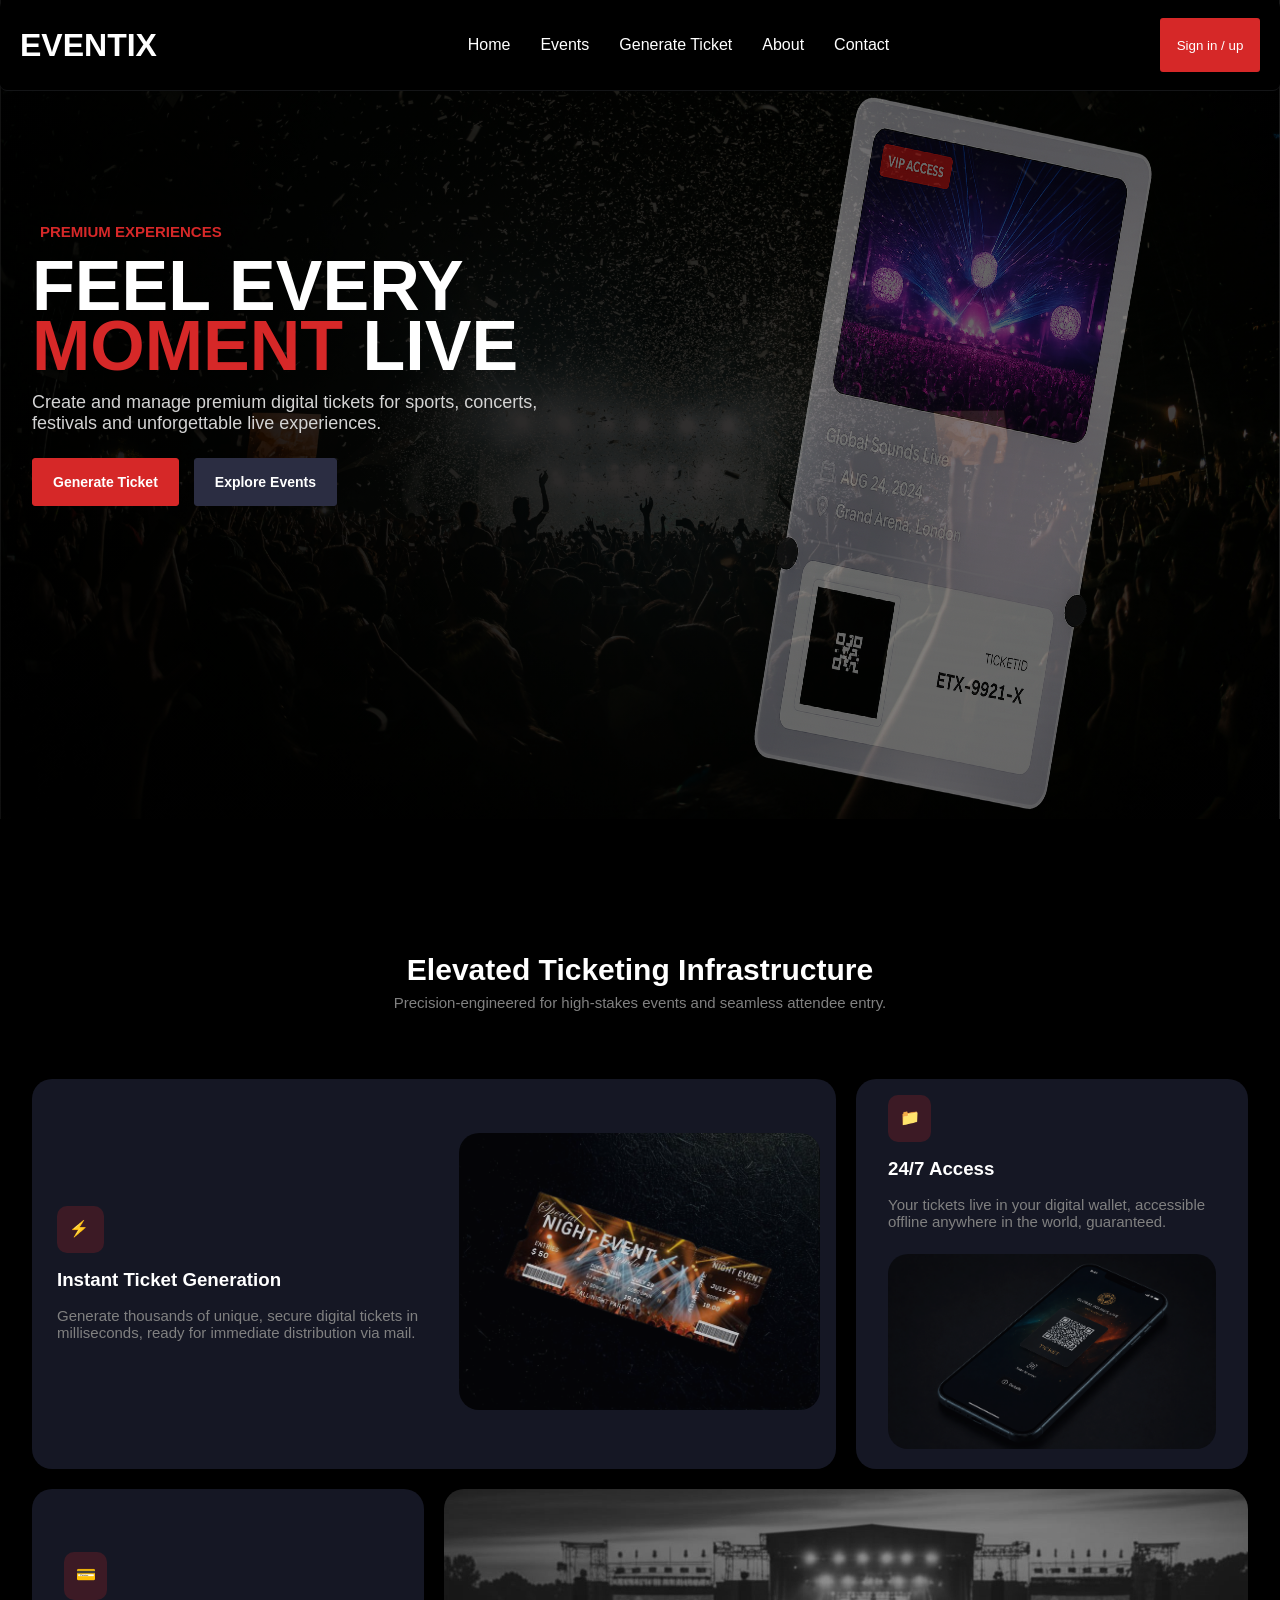
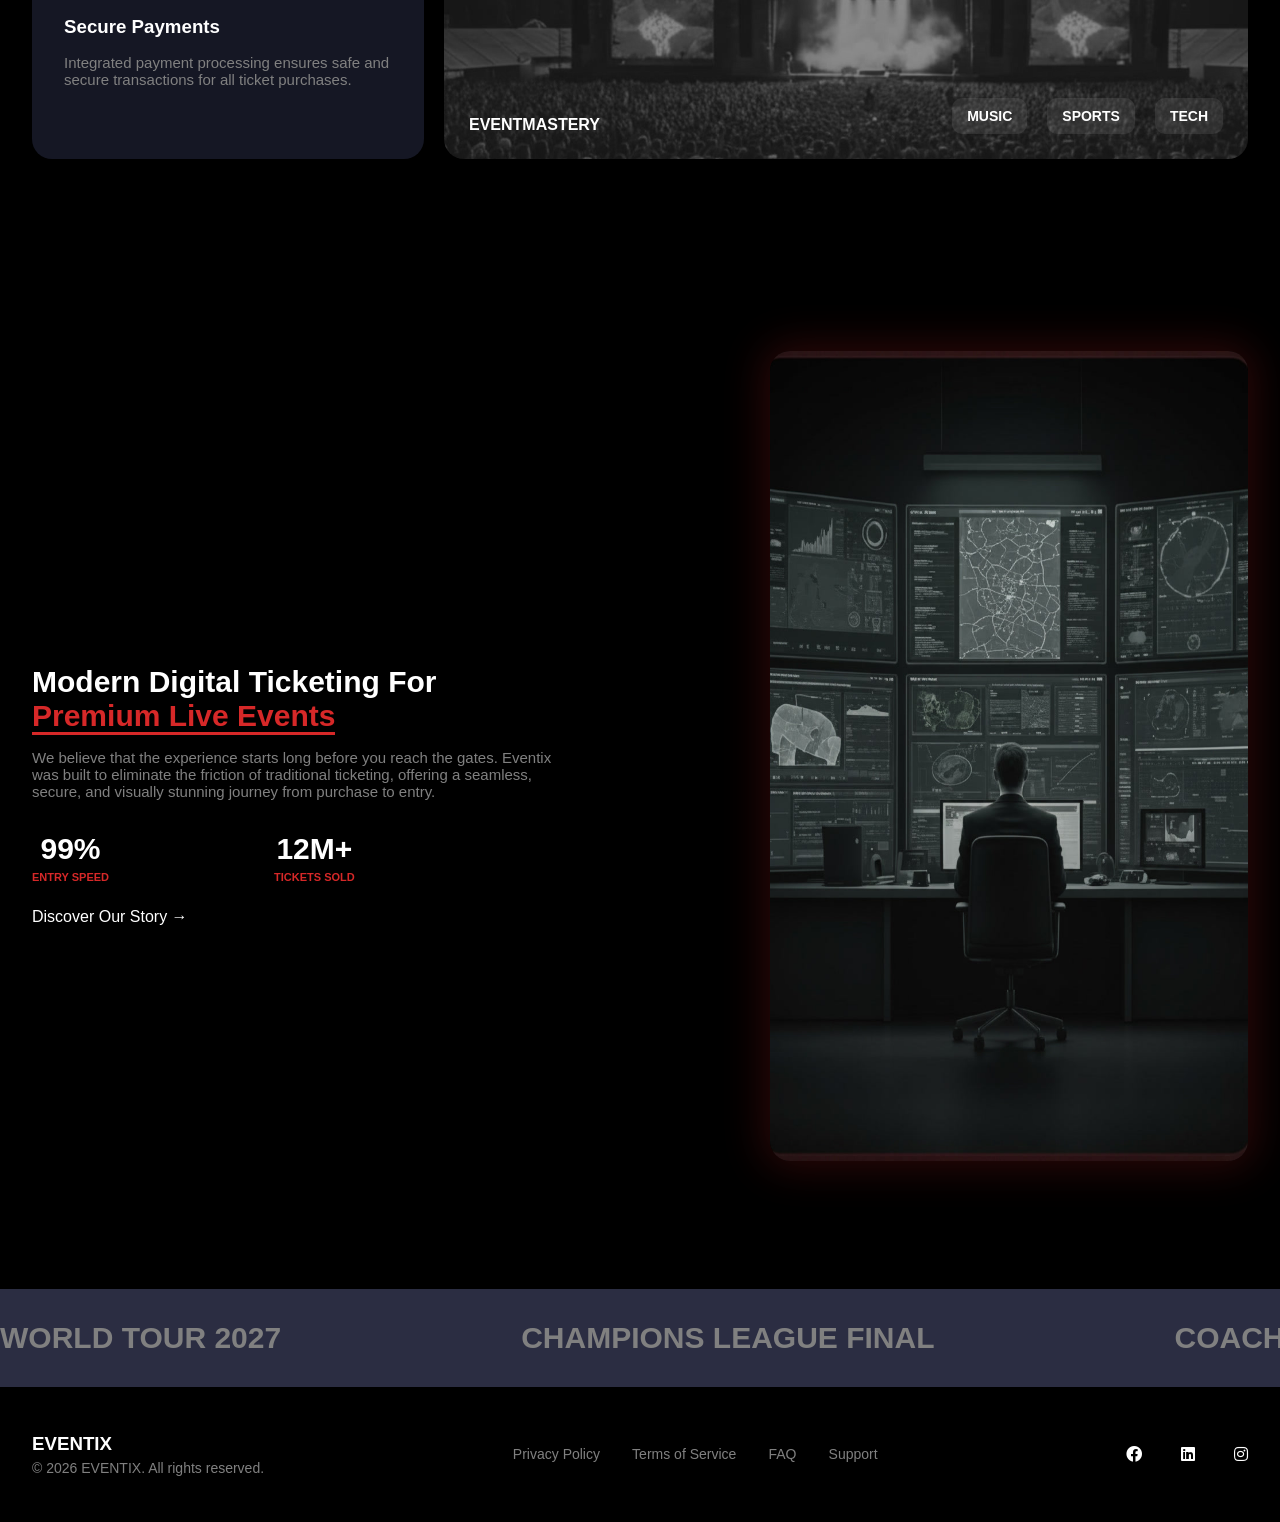
<file: index.html>
<!doctype html>
<html lang="en">
  <head>
    <meta charset="UTF-8" />
    <meta name="viewport" content="width=device-width, initial-scale=1.0" />
    <link
      rel="stylesheet"
      href="https://use.fontawesome.com/releases/v5.8.2/css/all.css"
    />
    <link rel="stylesheet" href="/styles/homePage.css" />
    <title>EVENTIX</title>
  </head>
  <body>
    <header>
      <nav>
        <h2>EVENTIX</h2>
        <ul>
          <li><a href="">Home</a></li>
          <li><a href="/event.html">Events</a></li>
          <li><a href="/generateTicketPage.html">Generate Ticket</a></li>
          <li><a href="/about.html">About</a></li>
          <li><a href="/contact.html">Contact</a></li>
        </ul>
        <a href="/signup-loginPage.html">
          <button id="sign-in">Sign in / up</button>
        </a>
      </nav>
      <div class="hero">
        <div class="hero-text">
          <p id="premium">PREMIUM EXPERIENCES</p>
          <h1>FEEL EVERY <span>MOMENT</span> LIVE</h1>
          <p>
            Create and manage premium digital tickets for sports, concerts,
            festivals and unforgettable live experiences.
          </p>
          <div class="hero-button-container">
            <a href="/generateTicketPage.html">
              <button id="button-generate">Generate Ticket</button></a
            >
            <a href="/event.html">
              <button id="button-explore">Explore Events</button></a
            >
          </div>
        </div>
        <img src="/images/hero/hero-image.png" alt="Hero Image" />
      </div>
    </header>
    <main>
      <section class="features">
        <div class="heading">
          <h2>Elevated Ticketing Infrastructure</h2>
          <p>
            Precision-engineered for high-stakes events and seamless attendee
            entry.
          </p>
        </div>
        <div class="grid-container">
          <div class="card-wide">
            <div id="card1-text">
              <div class="symbol">&#9889;</div>
              <h3>Instant Ticket Generation</h3>
              <p>
                Generate thousands of unique, secure digital tickets in
                milliseconds, ready for immediate distribution via mail.
              </p>
            </div>
            <div id="card1-image">
              <img src="images/Features/fast-access.png" alt="Fast Access" />
            </div>
          </div>
          <div class="card" id="card2">
            <div id="card2-text">
              <div id="folder-symbol">&#128193;</div>
              <h3>24/7 Access</h3>
              <p>
                Your tickets live in your digital wallet, accessible offline
                anywhere in the world, guaranteed.
              </p>
            </div>
            <div id="card2-image">
              <img
                src="/images/Features/seamlessEntry.png"
                alt="Seamless Entry"
              />
            </div>
          </div>

          <div class="card" id="card3">
            <div id="card3-text">
              <div id="folder-symbol">&#128179;</div>
              <h3>Secure Payments</h3>
              <p>
                Integrated payment processing ensures safe and secure
                transactions for all ticket purchases.
              </p>
            </div>
          </div>

          <div class="card-wide" id="card4">
            <p>EVENTMASTERY</p>
            <div class="categories">
              <div>MUSIC</div>
              <div>SPORTS</div>
              <div>TECH</div>
            </div>
          </div>
        </div>
      </section>
      <section class="about">
        <div class="about-text">
          <h2>
            Modern Digital Ticketing For
            <span id="premium-event"> Premium Live Events </span>
          </h2>
          <p>
            We believe that the experience starts long before you reach the
            gates. Eventix was built to eliminate the friction of traditional
            ticketing, offering a seamless, secure, and visually stunning
            journey from purchase to entry.
          </p>
          <div class="stats">
            <div class="stat">
              <h3>99%</h3>
              <p><span>ENTRY SPEED</span></p>
            </div>
            <div class="stat">
              <h3>12M+</h3>
              <p><span>TICKETS SOLD</span></p>
            </div>
          </div>
          <a href="/about.html">Discover Our Story <span id="arrow">&#8594;</span></a>
        </div>
        <div class="about-image">
          <img src="/images/Features/about-image.jpg" alt="About Image" />
        </div>
      </section>
      <section class="marquee">
        <div class="marquee-container">
          <div class="marquee-content">
            <span class="marquee-text">WORLD TOUR 2027</span>
            <span class="marquee-text">CHAMPIONS LEAGUE FINAL</span>
            <span class="marquee-text">COACHELLA 2027</span>
            <span class="marquee-text">OLYMPIC GAMES 2028</span>
          </div>
        </div>
      </section>
    </main>
    <footer>
      <div class="name_copyright">
        <h3>EVENTIX</h3>
        <p>&copy; 2026 EVENTIX. All rights reserved.</p>
      </div>
      <div class="quick-links">
        <a>Privacy Policy</a>
        <a>Terms of Service</a>
        <a>FAQ</a>
        <a>Support</a>
      </div>
      <div class="icons">
        <i class="fab fa-facebook"></i>
        <i class="fab fa-linkedin"></i>
        <i class="fab fa-instagram"></i>
      </div>
    </footer>
  </body>
</html>
</file>
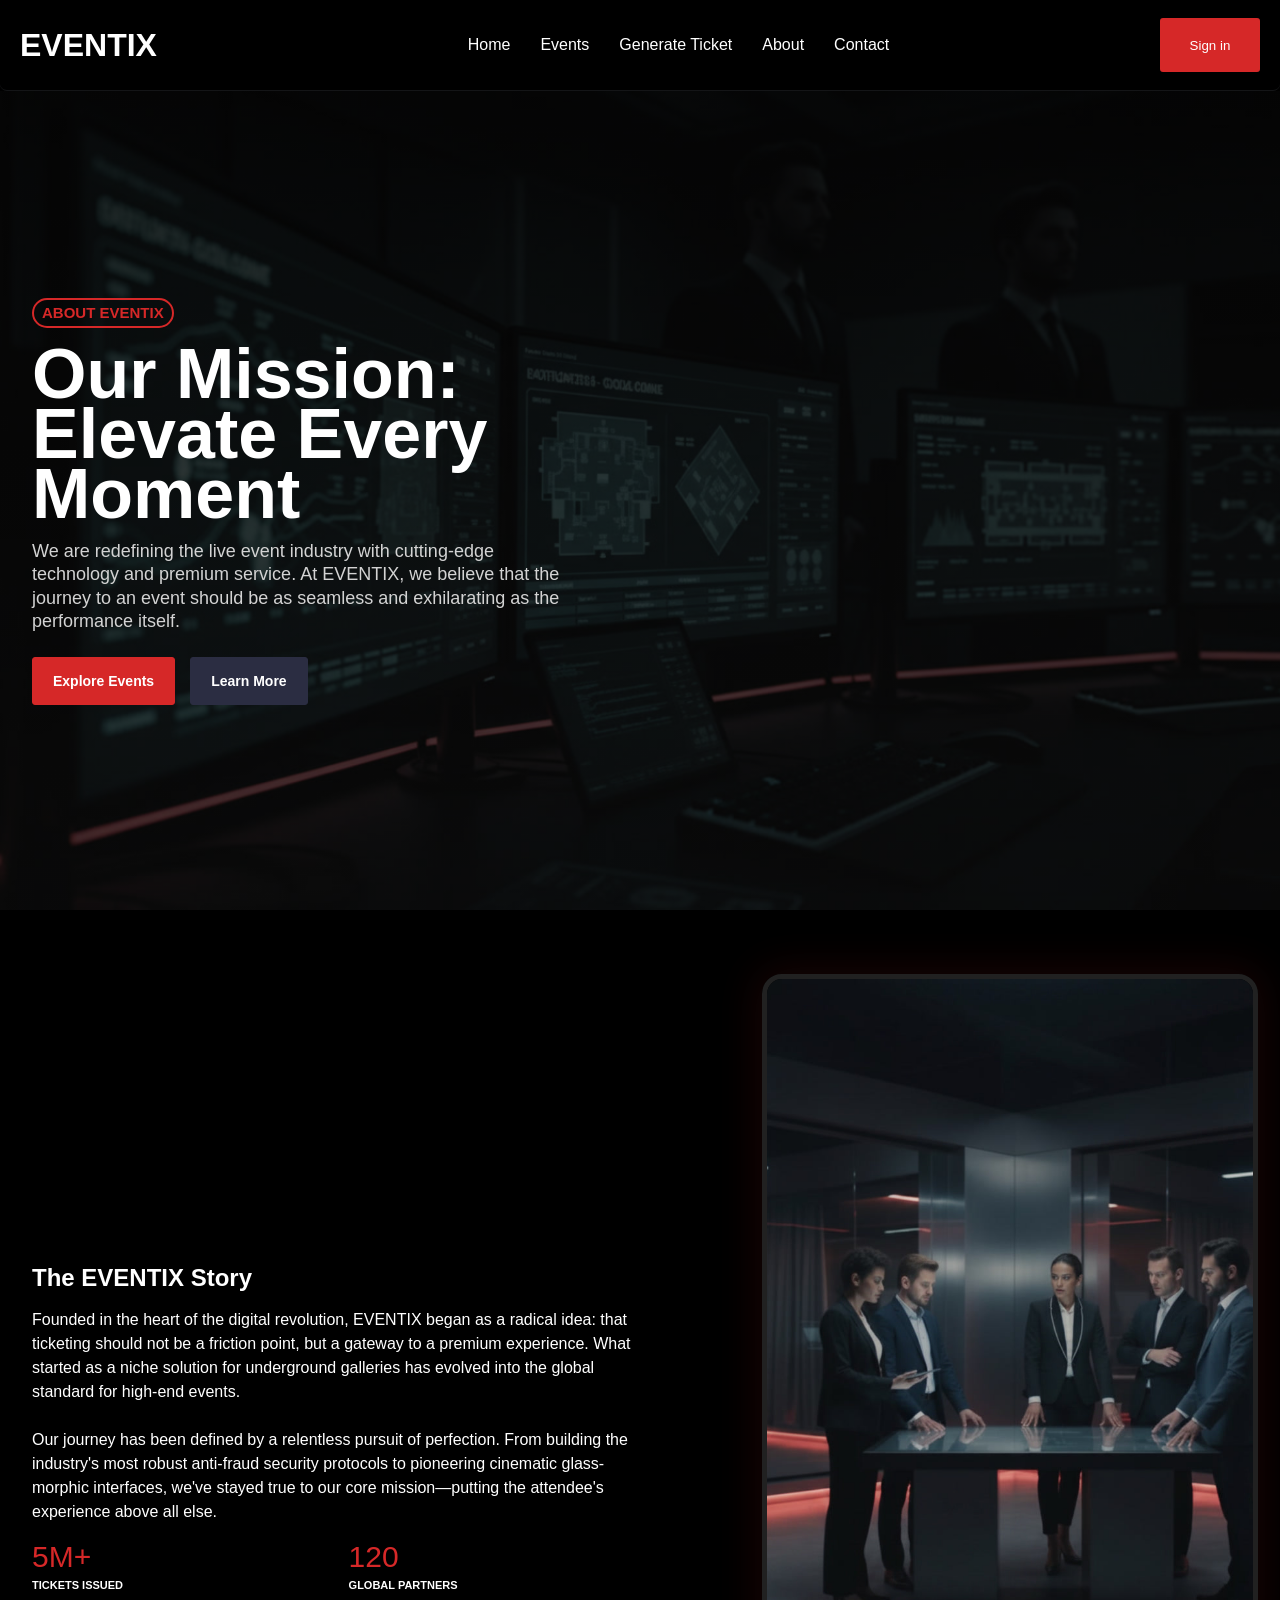
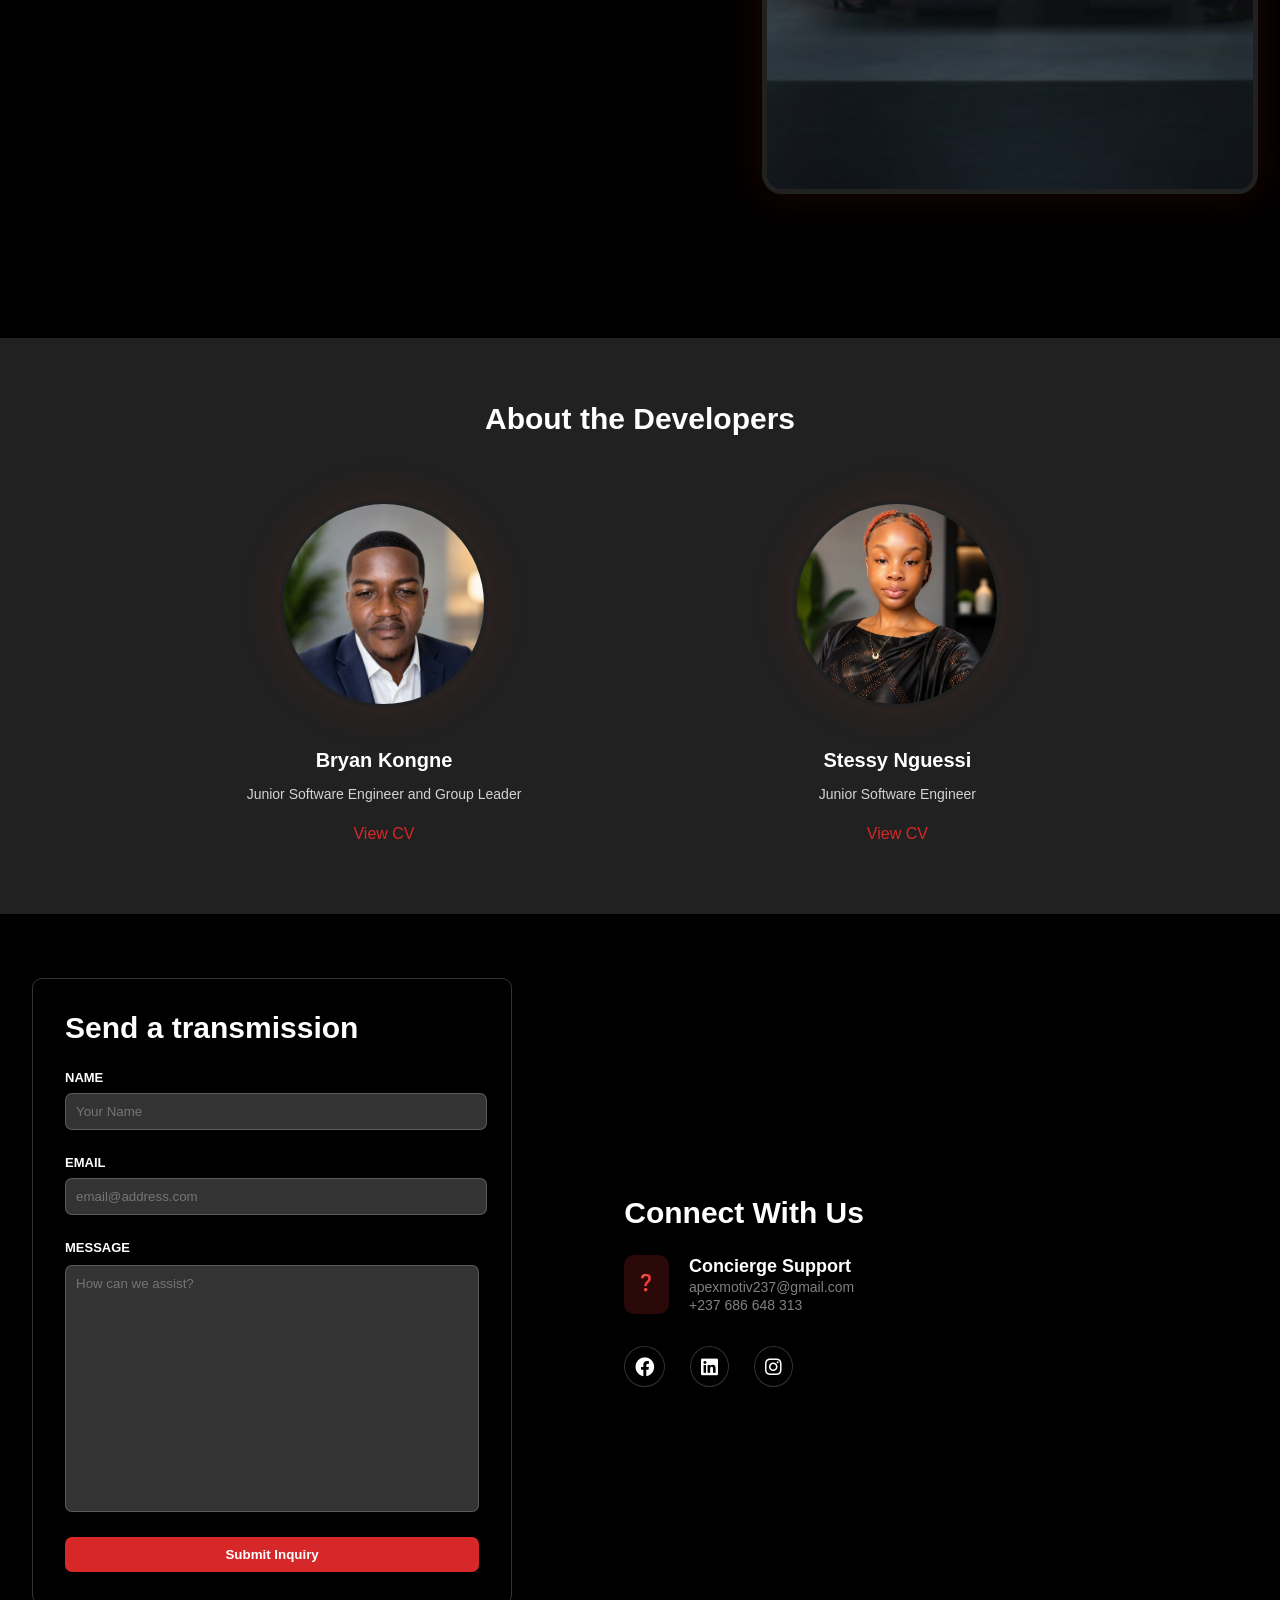
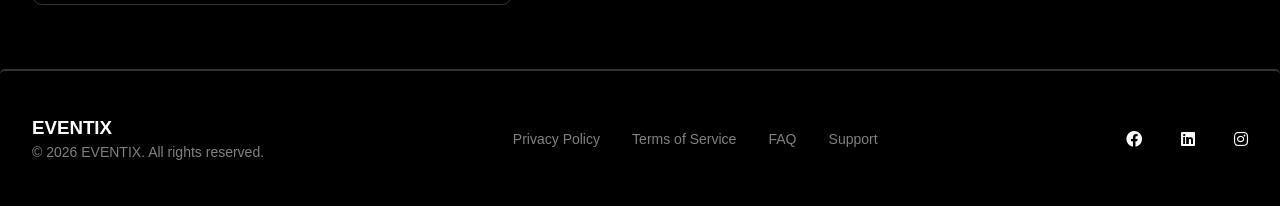
<file: about.html>
<!doctype html>
<html lang="en">
  <head>
    <meta charset="UTF-8" />
    <meta name="viewport" content="width=device-width, initial-scale=1.0" />
    <link
      rel="stylesheet"
      href="https://use.fontawesome.com/releases/v5.8.2/css/all.css"
    />
    <link rel="stylesheet" href="/styles/about.css" />
    <title>EVENTIX</title>
  </head>
  <body>
    <header>
      <nav>
        <h2>EVENTIX</h2>
        <ul>
          <li><a href="/index.html">Home</a></li>
          <li><a href="/event.html">Events</a></li>
          <li><a href="/generateTicketPage.html">Generate Ticket</a></li>
          <li><a href="">About</a></li>
          <li><a href="/contact.html">Contact</a></li>
        </ul>
        <a href="/signup-loginPage.html">
          <button id="sign-in">Sign in</button>
        </a>
      </nav>
      <div class="hero">
        <div class="hero-text">
          <p id="premium">ABOUT EVENTIX</p>
          <h1>Our Mission: Elevate Every Moment</h1>
          <p>
            We are redefining the live event industry with cutting-edge
            technology and premium service. At EVENTIX, we believe that the
            journey to an event should be as seamless and exhilarating as the
            performance itself.
          </p>
          <div class="hero-button-container">
            <a href="/event.html"
              ><button id="explore-events">Explore Events</button></a
            >
            <a href="/about.html"
              ><button id="learn-more">Learn More</button></a
            >
          </div>
        </div>
      </div>
    </header>
    <main>
      <section class="story">
        <div class="story-left">
          <h2>The EVENTIX Story</h2>
          <p>
            Founded in the heart of the digital revolution, EVENTIX began as a
            radical idea: that ticketing should not be a friction point, but a
            gateway to a premium experience. What started as a niche solution
            for underground galleries has evolved into the global standard for
            high-end events. <br /><br />Our journey has been defined by a
            relentless pursuit of perfection. From building the industry's most
            robust anti-fraud security protocols to pioneering cinematic
            glass-morphic interfaces, we've stayed true to our core
            mission—putting the attendee's experience above all else.
          </p>
          <div class="stats">
            <div class="stat">
              <h3>5M+</h3>
              <p><span>TICKETS ISSUED</span></p>
            </div>
            <div class="stat">
              <h3>120</h3>
              <p><span>GLOBAL PARTNERS</span></p>
            </div>
          </div>
        </div>
        <div class="story-right">
          <img src="/images/Contact-Page/story-image.jpg" alt="" />
        </div>
      </section>
      <section class="developers">
        <h2><center>About the Developers</center></h2>
        <div class="developer-card">
          <div class="card">
            <img
              src="/images/Developers/portrait-bryan.jpeg"
              alt="Bryan Photo"
            />
            <h3>Bryan Kongne</h3>
            <p>Junior Software Engineer and Group Leader</p>
            <a
              href="/Curriculum Vitae/cv-BryanKongne.html"
              target="_blank"
              >View CV</a
            >
          </div>
          <div class="card">
            <img
              src="/images/Developers/portrait-stessy.png"
              alt="Stessy Photo"
            />
            <h3>Stessy Nguessi</h3>

            <p>Junior Software Engineer</p>
            <a href="/Curriculum Vitae/cv-stessyflow.pdf" target="_blank"
              >View CV</a
            >
          </div>
        </div>
      </section>
      <section class="connect">
        <div class="connect-left">
          <form action="">
            <h2>Send a transmission</h2>
            <div class="personal-info">
              <div class="name">
                <label for="name">NAME </label>
                <input type="text" id="name" placeholder="Your Name" required />
              </div>
              <div class="email">
                <label for="email">EMAIL </label>
                <input
                  type="email"
                  id="email"
                  placeholder="email@address.com"
                  required
                />
              </div>
            </div>
            <div class="message">
              <label for="message">MESSAGE </label>
              <textarea
                id="message"
                placeholder="How can we assist?"
                required
              ></textarea>
            </div>
            <button type="submit">Submit Inquiry</button>
          </form>
        </div>
        <div class="connect-right">
          <h2>Connect With Us</h2>
          <div class="support">
            <div id="symbol">&#10067;</div>
            <div>
              <h3>Concierge Support</h3>
              <p>apexmotiv237@gmail.com</p>
              <p>+237 686 648 313</p>
            </div>
          </div>
          <div class="connect-icons">
            <i id="icon" class="fab fa-facebook"></i>
            <i id="icon" class="fab fa-linkedin"></i>
            <i id="icon" class="fab fa-instagram"></i>
          </div>
        </div>
      </section>
    </main>
    <footer>
      <div class="name_copyright">
        <h3>EVENTIX</h3>
        <p>&copy; 2026 EVENTIX. All rights reserved.</p>
      </div>
      <div class="quick-links">
        <a>Privacy Policy</a>
        <a>Terms of Service</a>
        <a>FAQ</a>
        <a>Support</a>
      </div>
      <div class="icons">
        <i class="fab fa-facebook"></i>
        <i class="fab fa-linkedin"></i>
        <i class="fab fa-instagram"></i>
      </div>
    </footer>
  </body>
</html>
</file>
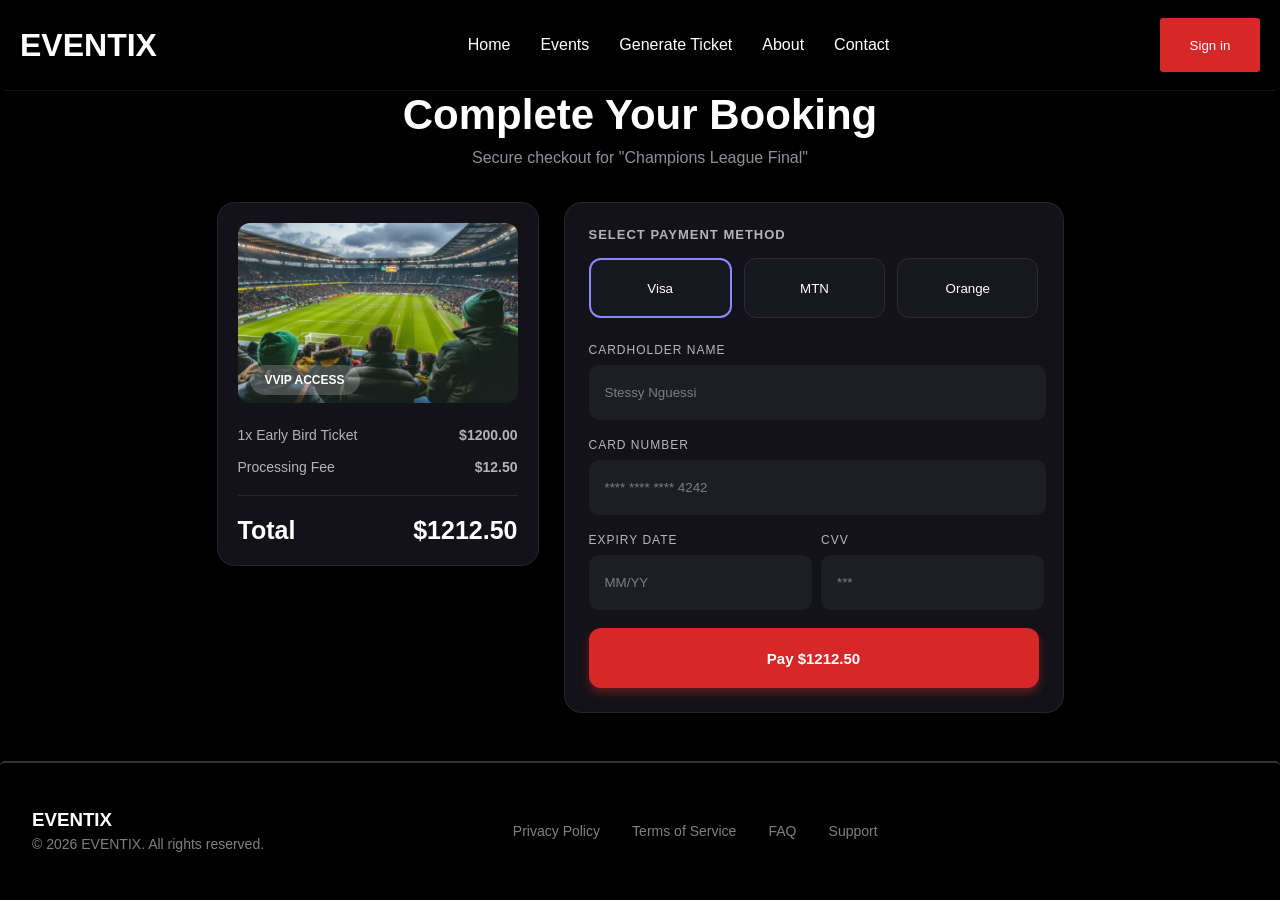
<file: bookingPage.html>
<!doctype html>
<html lang="en">
  <head>
    <meta charset="UTF-8" />
    <meta name="viewport" content="width=device-width, initial-scale=1.0" />
    <link rel="stylesheet" href="/styles/bookingPage.css" />
    <title>EVENTIX</title>
  </head>
  <body>
    <header>
      <nav>
        <h2>EVENTIX</h2>
        <ul>
          <li><a href="/index.html">Home</a></li>
          <li><a href="/event.html">Events</a></li>
          <li><a href="">Generate Ticket</a></li>
          <li><a href="/about.html">About</a></li>
          <li><a href="/contact.html">Contact</a></li>
        </ul>
        <a href="/signup-loginPage.html">
          <button id="sign-in">Sign in</button>
        </a>
      </nav>
    </header>
    <main>
      <div class="container">
        <div class="header">
          <h1>Complete Your Booking</h1>
          <p>Secure checkout for "Champions League Final"</p>
        </div>

        <div class="checkout-wrapper">
          <!-- LEFT CARD -->
          <div class="summary-card">
            <div class="event-image">
              <img src="/images/card-images/soccer-stadium.jpg" alt="" />
              <span class="badge">VVIP ACCESS</span>
            </div>

            <div class="price-row">
              <span>1x Early Bird Ticket</span>
              <span id="span1">$1200.00</span>
            </div>

            <div class="price-row">
              <span>Processing Fee</span>
              <span id="span1">$12.50</span>
            </div>

            <div class="divider"></div>

            <div class="total-row">
              <span>Total</span>
              <span id="span1">$1212.50</span>
            </div>
          </div>

          <!-- RIGHT CARD -->
          <div class="payment-card">
            <h4>SELECT PAYMENT METHOD</h4>

            <div class="payment-methods">
              <button class="method active">Visa</button>

              <button class="method">MTN</button>

              <button class="method">Orange</button>
            </div>

            <div class="form-group">
              <label>CARDHOLDER NAME</label>
              <input type="text" placeholder="Stessy Nguessi" />
            </div>

            <div class="form-group">
              <label>CARD NUMBER</label>
              <input type="text" placeholder="**** **** **** 4242" />
            </div>

            <div class="row">
              <div class="form-group">
                <label>EXPIRY DATE</label>
                <input type="text" placeholder="MM/YY" />
              </div>

              <div class="form-group">
                <label>CVV</label>
                <input type="password" placeholder="***" />
              </div>
            </div>

            <a href="/successfulPaymentPage.html">
              <button class="pay-btn">Pay $1212.50</button></a
            >
          </div>
        </div>
      </div>
    </main>
    <footer>
      <div class="name_copyright">
        <h3>EVENTIX</h3>
        <p>&copy; 2026 EVENTIX. All rights reserved.</p>
      </div>
      <div class="quick-links">
        <a>Privacy Policy</a>
        <a>Terms of Service</a>
        <a>FAQ</a>
        <a>Support</a>
      </div>
      <div class="icons">
        <i class="fab fa-facebook"></i>
        <i class="fab fa-linkedin"></i>
        <i class="fab fa-instagram"></i>
      </div>
    </footer>
  </body>
</html>
</file>
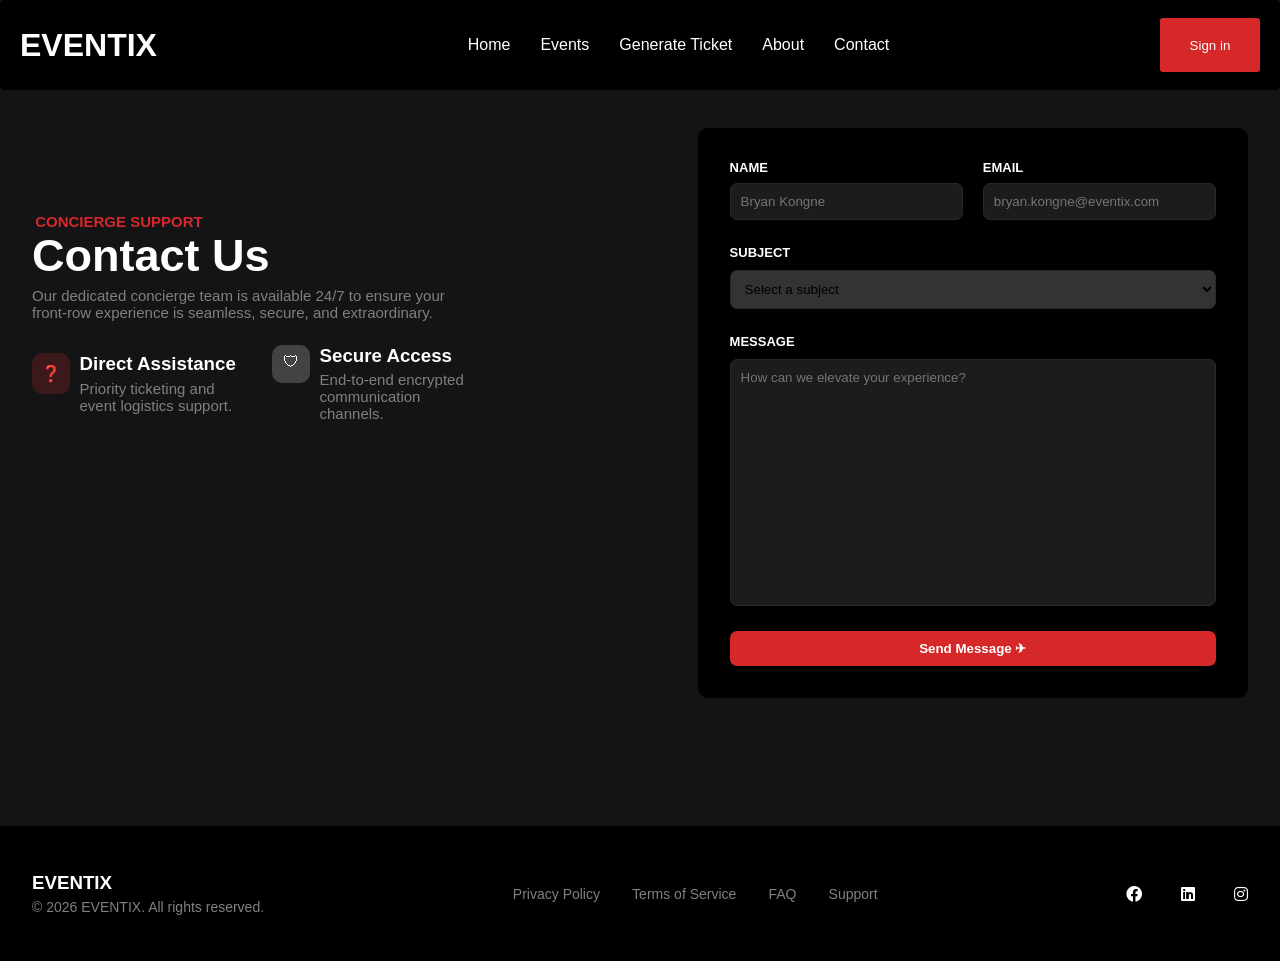
<file: contact.html>
<!doctype html>
<html lang="en">
  <head>
    <meta charset="UTF-8" />
    <meta name="viewport" content="width=device-width, initial-scale=1.0" />
    <link
      rel="stylesheet"
      href="https://use.fontawesome.com/releases/v5.8.2/css/all.css"
    />
    <link rel="stylesheet" href="/styles/contact.css" />
    <title>EVENTIX</title>
  </head>
  <body>
    <nav>
      <h2>EVENTIX</h2>
      <ul>
        <li><a href="/index.html">Home</a></li>
        <li><a href="/event.html">Events</a></li>
        <li><a href="">Generate Ticket</a></li>
        <li><a href="/about.html">About</a></li>
        <li><a href="/contact.html">Contact</a></li>
      </ul>
      <a href="/signup-loginPage.html">
        <button id="sign-in">Sign in</button>
      </a>
    </nav>
    <main>
      <div class="contact-main-container">
        <div class="contact-left">
          <p id="premium">CONCIERGE SUPPORT</p>
          <h2>Contact Us</h2>
          <p>
            Our dedicated concierge team is available 24/7 to ensure your
            front-row experience is seamless, secure, and extraordinary.
          </p>
          <div class="assistance-access">
            <div class="assistance">
              <div class="symbol">&#10067;</div>
              <div>
                <h3>Direct Assistance</h3>
                <p>Priority ticketing and event logistics support.</p>
              </div>
            </div>
            <div class="assistance">
              <div id="symbol2">&#128737;</div>
              <div>
                <h3>Secure Access</h3>
                <p>End-to-end encrypted communication channels.</p>
              </div>
            </div>
          </div>
        </div>
        <div class="contact-right">
          <form action="">
            <div class="personal-info">
              <div class="name">
                <label for="name">NAME </label>
                <input
                  type="text"
                  id="name"
                  placeholder="Bryan Kongne"
                  required
                />
              </div>
              <div class="email">
                <label for="email">EMAIL </label>
                <input
                  type="email"
                  id="email"
                  placeholder="bryan.kongne@eventix.com"
                  required
                />
              </div>
            </div>
            <div class="subject">
              <label for="comment">SUBJECT </label>
              <select id="comment" required>
                <option value="" disabled selected id="option">
                  Select a subject
                </option>
                <option value="general">General Inquiry</option>
                <option value="support">Technical Support</option>
                <option value="feedback">Feedback</option>
              </select>
            </div>
            <div class="message">
              <label for="message">MESSAGE </label>
              <textarea
                id="message"
                placeholder="How can we elevate your experience?"
                required
              ></textarea>
            </div>
            <button type="submit">Send Message &#9992;</button>
          </form>
        </div>
      </div>
    </main>
    <footer>
      <div class="name_copyright">
        <h3>EVENTIX</h3>
        <p>&copy; 2026 EVENTIX. All rights reserved.</p>
      </div>
      <div class="quick-links">
        <a>Privacy Policy</a>
        <a>Terms of Service</a>
        <a>FAQ</a>
        <a>Support</a>
      </div>
      <div class="icons">
        <i class="fab fa-facebook"></i>
        <i class="fab fa-linkedin"></i>
        <i class="fab fa-instagram"></i>
      </div>
    </footer>
  </body>
</html>
</file>
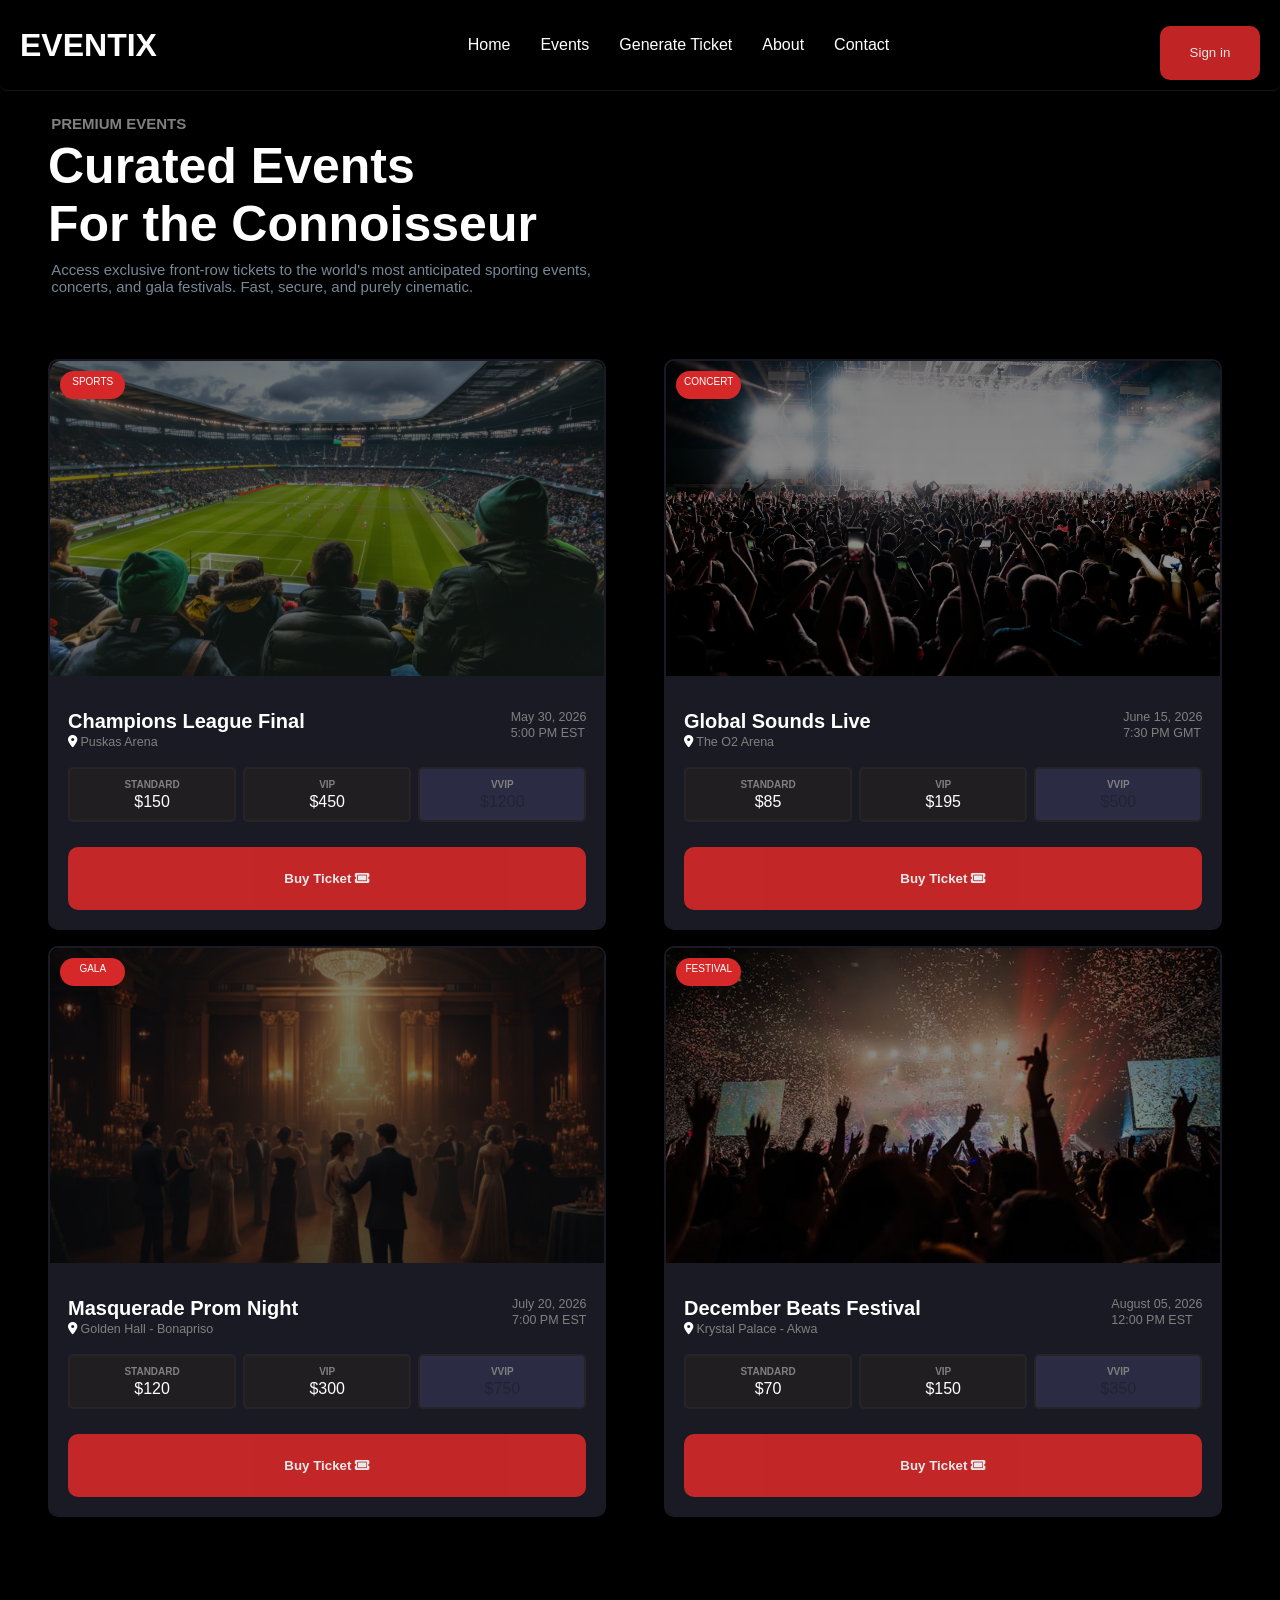
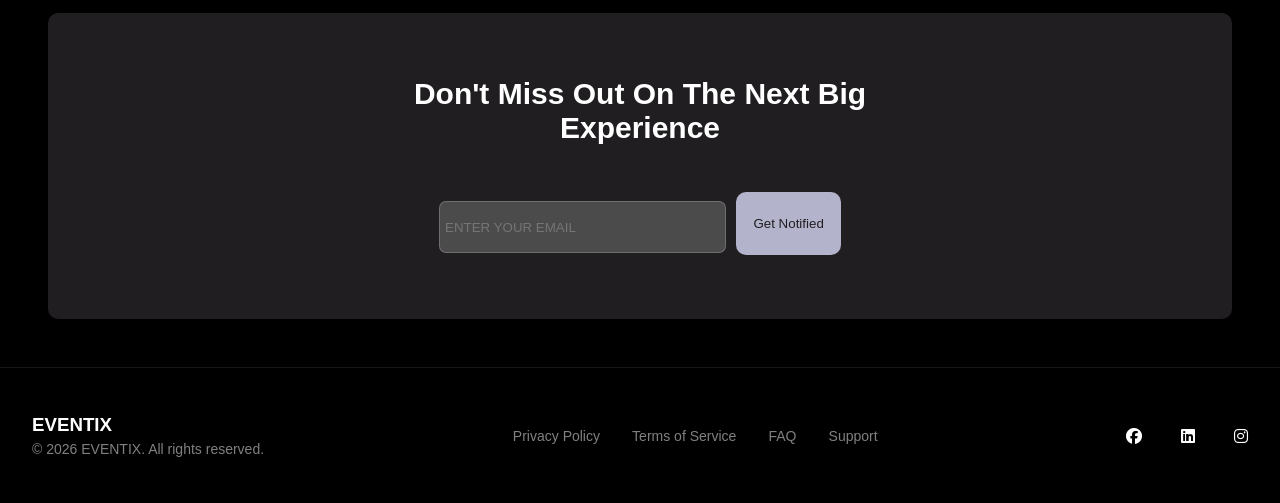
<file: event.html>
<!doctype html>
<html lang="en">
  <head>
    <meta charset="UTF-8" />
    <meta name="viewport" content="width=device-width, initial-scale=1.0" />
    <link
      rel="stylesheet"
      href="https://cdnjs.cloudflare.com/ajax/libs/font-awesome/6.5.2/css/all.min.css"
    />
    <link rel="stylesheet" href="/styles/event.css" />
    <title>EVENTIX</title>
  </head>
  <body>
    <header>
      <nav>
        <h2>EVENTIX</h2>
        <ul>
          <li><a href="/index.html">Home</a></li>
          <li><a href="">Events</a></li>
          <li><a href="/generateTicketPage.html">Generate Ticket</a></li>
          <li><a href="/about.html">About</a></li>
          <li><a href="/contact.html">Contact</a></li>
        </ul>
        <a href="/signup-loginPage.html">
          <button id="sign-in">Sign in</button>
        </a>
      </nav>
    </header>
    <main>
      <section class="hero">
        <p id="premium">PREMIUM EVENTS</p>
        <h1>
          Curated Events <br />
          For the Connoisseur
        </h1>
        <p>
          Access exclusive front-row tickets to the world's most anticipated
          sporting events, concerts, and gala festivals. Fast, secure, and
          purely cinematic.
        </p>
      </section>
      <section class="cards">
        <!-- Card1 -->
        <div class="card" id="card1">
          <div class="card-top">
            <div>
              <p>SPORTS</p>
            </div>
          </div>
          <div class="card-bottom">
            <div class="event-info">
              <div class="event-info-left">
                <h3>Champions League Final</h3>
                <p><i class="fas fa-location-dot"></i> Puskas Arena</p>
              </div>
              <div class="event-info-right">
                <p>May 30, 2026</p>
                <p>5:00 PM EST</p>
              </div>
            </div>
            <div class="ticket-category">
              <div class="category">
                <h4>STANDARD</h4>
                <p>$150</p>
              </div>
              <div class="category">
                <h4>VIP</h4>
                <p>$450</p>
              </div>
              <div class="category" id="selected">
                <h4>VVIP</h4>
                <p>$1200</p>
              </div>
            </div>
            <a href="/bookingPage.html"
              ><button>Buy Ticket <i class="fas fa-ticket"></i></button
            ></a>
          </div>
        </div>
        <!-- Card2 -->
        <div class="card" id="card2">
          <div class="card-top">
            <div>
              <p>CONCERT</p>
            </div>
          </div>
          <div class="card-bottom">
            <div class="event-info">
              <div class="event-info-left">
                <h3>Global Sounds Live</h3>
                <p><i class="fas fa-location-dot"></i> The O2 Arena</p>
              </div>
              <div class="event-info-right">
                <p>June 15, 2026</p>
                <p>7:30 PM GMT</p>
              </div>
            </div>
            <div class="ticket-category">
              <div class="category">
                <h4>STANDARD</h4>
                <p>$85</p>
              </div>
              <div class="category">
                <h4>VIP</h4>
                <p>$195</p>
              </div>
              <div class="category" id="selected">
                <h4>VVIP</h4>
                <p>$500</p>
              </div>
            </div>
            <a href="#"
              ><button>Buy Ticket <i class="fas fa-ticket"></i></button
            ></a>
          </div>
        </div>
        <!-- Card3 -->
        <div class="card" id="card3">
          <div class="card-top">
            <div>
              <p>GALA</p>
            </div>
          </div>
          <div class="card-bottom">
            <div class="event-info">
              <div class="event-info-left">
                <h3>Masquerade Prom Night</h3>
                <p>
                  <i class="fas fa-location-dot"></i> Golden Hall - Bonapriso
                </p>
              </div>
              <div class="event-info-right">
                <p>July 20, 2026</p>
                <p>7:00 PM EST</p>
              </div>
            </div>
            <div class="ticket-category">
              <div class="category">
                <h4>STANDARD</h4>
                <p>$120</p>
              </div>
              <div class="category">
                <h4>VIP</h4>
                <p>$300</p>
              </div>
              <div class="category" id="selected">
                <h4>VVIP</h4>
                <p>$750</p>
              </div>
            </div>
            <button>
              <a href="#">Buy Ticket <i class="fas fa-ticket"></i></a>
            </button>
          </div>
        </div>
        <!-- Card4 -->
        <div class="card" id="card4">
          <div class="card-top">
            <div>
              <p>FESTIVAL</p>
            </div>
          </div>
          <div class="card-bottom">
            <div class="event-info">
              <div class="event-info-left">
                <h3>December Beats Festival</h3>
                <p><i class="fas fa-location-dot"></i> Krystal Palace - Akwa</p>
              </div>
              <div class="event-info-right">
                <p>August 05, 2026</p>
                <p>12:00 PM EST</p>
              </div>
            </div>
            <div class="ticket-category">
              <div class="category">
                <h4>STANDARD</h4>
                <p>$70</p>
              </div>
              <div class="category">
                <h4>VIP</h4>
                <p>$150</p>
              </div>
              <div class="category" id="selected">
                <h4>VVIP</h4>
                <p>$350</p>
              </div>
            </div>
            <a href="#"
              ><button>Buy Ticket <i class="fas fa-ticket"></i></button
            ></a>
          </div>
        </div>
      </section>
      <section class="CTA">
        <h2>
          Don't Miss Out On The Next Big <br />
          <center>Experience</center>
        </h2>
        <!-- <div class="form"> -->
        <form action="">
          <input type="email" placeholder="ENTER YOUR EMAIL" required />
          <button type="submit">Get Notified</button>
        </form>
        <!-- </div> -->
      </section>
    </main>
    <footer>
      <div class="name_copyright">
        <h3>EVENTIX</h3>
        <p>&copy; 2026 EVENTIX. All rights reserved.</p>
      </div>
      <div class="quick-links">
        <a>Privacy Policy</a>
        <a>Terms of Service</a>
        <a>FAQ</a>
        <a>Support</a>
      </div>
      <div class="icons">
        <i class="fab fa-facebook"></i>
        <i class="fab fa-linkedin"></i>
        <i class="fab fa-instagram"></i>
      </div>
    </footer>
  </body>
</html>
</file>
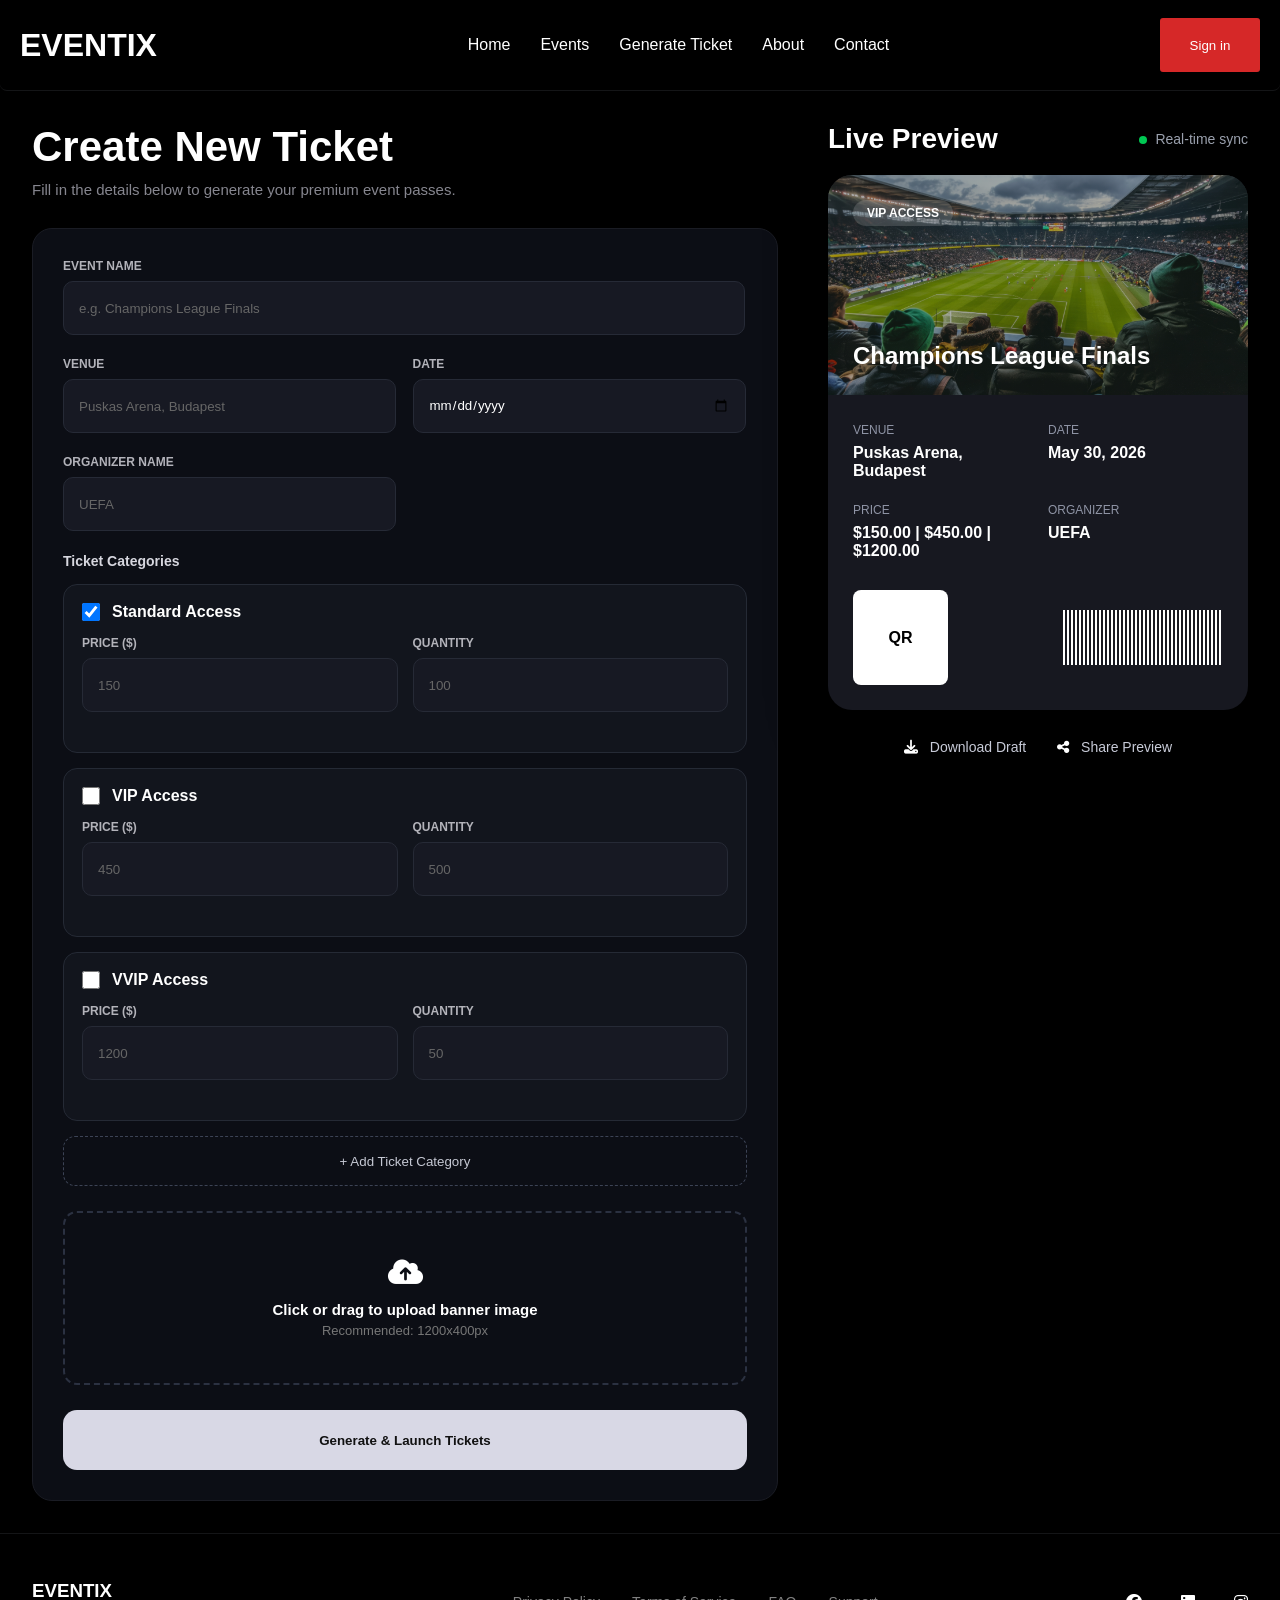
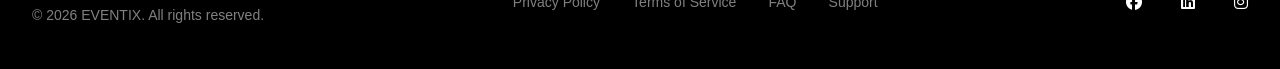
<file: generateTicketPage.html>
<!doctype html>
<html lang="en">
  <head>
    <meta charset="UTF-8" />
    <meta name="viewport" content="width=device-width, initial-scale=1.0" />
    <link
      rel="stylesheet"
      href="https://cdnjs.cloudflare.com/ajax/libs/font-awesome/6.5.2/css/all.min.css"
    />
    <link rel="stylesheet" href="/styles/generateTicketPage.css" />
    <title>EVENTIX</title>
  </head>
  <body>
    <header>
      <nav>
        <h2>EVENTIX</h2>
        <ul>
          <li><a href="/index.html">Home</a></li>
          <li><a href="/event.html">Events</a></li>
          <li><a href="/generateTicketPage.html">Generate Ticket</a></li>
          <li><a href="/about.html">About</a></li>
          <li><a href="/contact.html">Contact</a></li>
        </ul>
        <a href="/signup-loginPage.html">
          <button id="sign-in">Sign in</button>
        </a>
      </nav>
    </header>
    <div class="container">
      <!-- LEFT SIDE -->
      <div class="form-section">
        <h1>Create New Ticket</h1>

        <p>Fill in the details below to generate your premium event passes.</p>

        <form action="/event.html">
          <div class="form-group">
            <label>EVENT NAME</label>
            <input type="text" placeholder="e.g. Champions League Finals" />
          </div>

          <div class="row">
            <div class="form-group">
              <label>VENUE</label>
              <input type="text" placeholder="Puskas Arena, Budapest" />
            </div>

            <div class="form-group">
              <label>DATE</label>
              <input type="date" />
            </div>
          </div>

          <div class="row">
            <div class="form-group">
              <label>ORGANIZER NAME</label>
              <input type="text" placeholder="UEFA" />
            </div>
          </div>

          <div class="ticket-categories">
            <div class="section-title">Ticket Categories</div>
            <!-- Category 1 -->
            <div class="ticket-category">
              <div class="ticket-header">
                <input type="checkbox" checked />
                <span>Standard Access</span>
              </div>

              <div class="row">
                <div class="form-group">
                  <label>PRICE ($)</label>
                  <input type="number" placeholder="150" />
                </div>

                <div class="form-group">
                  <label>QUANTITY</label>
                  <input type="number" placeholder="100" />
                </div>
              </div>
            </div>
            <!-- Category 2 -->
            <div class="ticket-category">
              <div class="ticket-header">
                <input type="checkbox" />
                <span>VIP Access</span>
              </div>

              <div class="row">
                <div class="form-group">
                  <label>PRICE ($)</label>
                  <input type="number" placeholder="450" />
                </div>

                <div class="form-group">
                  <label>QUANTITY</label>
                  <input type="number" placeholder="500" />
                </div>
              </div>
            </div>
            <!-- Category 3 -->
            <div class="ticket-category">
              <div class="ticket-header">
                <input type="checkbox" />
                <span>VVIP Access</span>
              </div>

              <div class="row">
                <div class="form-group">
                  <label>PRICE ($)</label>
                  <input type="number" placeholder="1200" />
                </div>

                <div class="form-group">
                  <label>QUANTITY</label>
                  <input type="number" placeholder="50" />
                </div>
              </div>
            </div>

            <button type="button" class="add-category-btn">
              + Add Ticket Category
            </button>
          </div>

          <!-- UPLOAD -->

          <label class="upload-box">
            <input type="file" hidden />

            <i class="fa-solid fa-cloud-arrow-up"></i>

            <h3>Click or drag to upload banner image</h3>

            <p>Recommended: 1200x400px</p>
          </label>
          <button type="submit" class="launch-btn">
            Generate & Launch Tickets
          </button>
        </form>
      </div>

      <!-- RIGHT SIDE -->
      <div class="preview-section">
        <div class="preview-header">
          <h2>Live Preview</h2>

          <span class="status">
            <span class="dot"></span>
            Real-time sync
          </span>
        </div>

        <!-- TICKET -->

        <div class="ticket-card">
          <div class="banner">
            <span class="badge"> VIP ACCESS </span>

            <h2>Champions League Finals</h2>
          </div>

          <div class="ticket-content">
            <div class="info-grid">
              <div>
                <span>VENUE</span>
                <p>Puskas Arena, Budapest</p>
              </div>

              <div>
                <span>DATE</span>
                <p>May 30, 2026</p>
              </div>

              <div>
                <span>PRICE</span>
                <p>$150.00 | $450.00 | $1200.00</p>
              </div>

              <div>
                <span>ORGANIZER</span>
                <p>UEFA</p>
              </div>
            </div>

            <div class="ticket-footer">
              <div class="qr">QR</div>

              <div class="barcode"></div>
            </div>
          </div>
        </div>

        <div class="actions">
          <button>
            <i class="fa-solid fa-download"></i>
            Download Draft
          </button>

          <button>
            <i class="fa-solid fa-share-nodes"></i>
            Share Preview
          </button>
        </div>
      </div>
    </div>
    <footer>
      <div class="name_copyright">
        <h3>EVENTIX</h3>
        <p>&copy; 2026 EVENTIX. All rights reserved.</p>
      </div>
      <div class="quick-links">
        <a>Privacy Policy</a>
        <a>Terms of Service</a>
        <a>FAQ</a>
        <a>Support</a>
      </div>
      <div class="icons">
        <i class="fab fa-facebook"></i>
        <i class="fab fa-linkedin"></i>
        <i class="fab fa-instagram"></i>
      </div>
    </footer>
  </body>
</html>
</file>
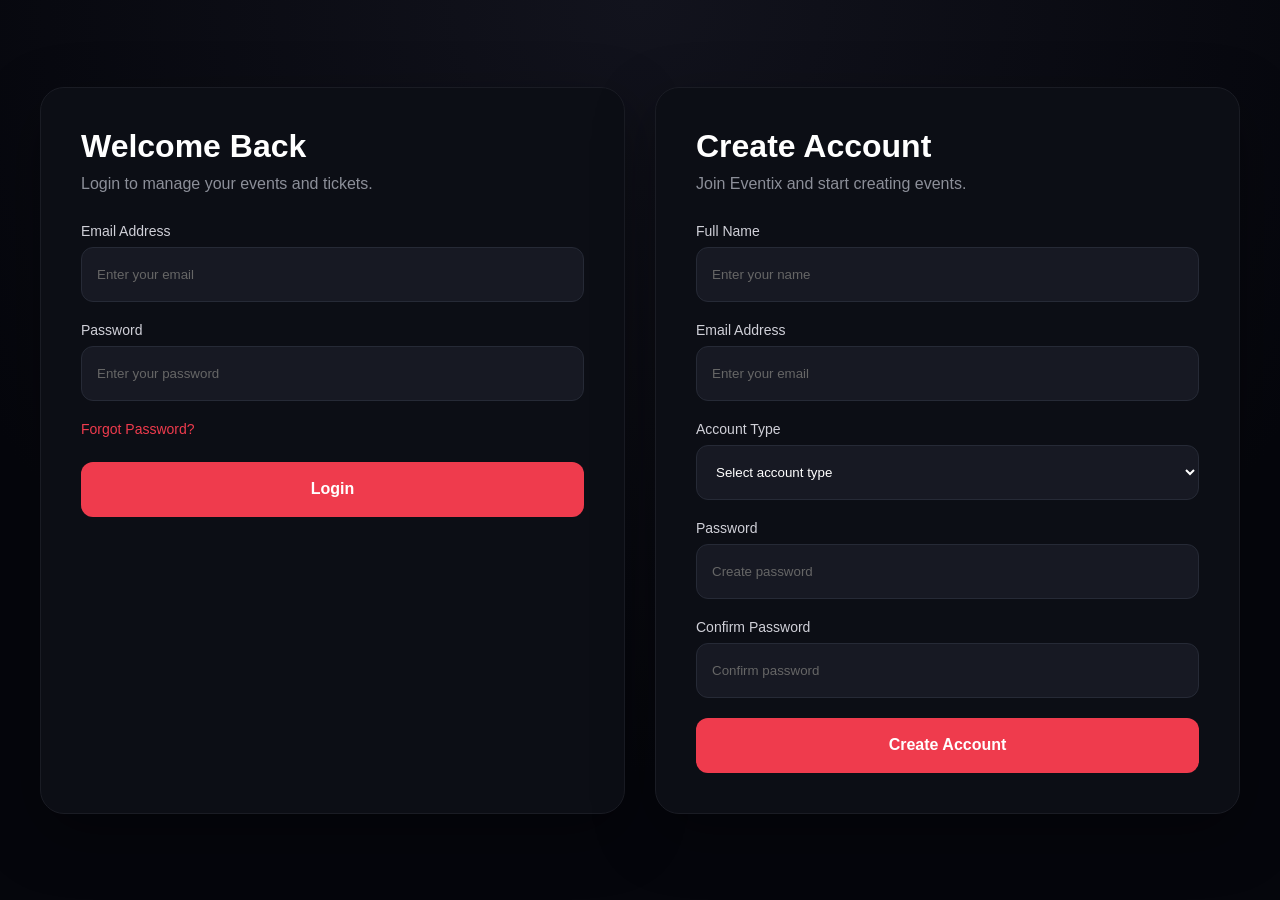
<file: signup-loginPage.html>
<!doctype html>
<html lang="en">
  <head>
    <meta charset="UTF-8" />
    <meta name="viewport" content="width=device-width, initial-scale=1.0" />
    <link rel="stylesheet" href="/styles/signup-loginPage.css" />
    <title>EVENTIX</title>
  </head>
  <body>
    <div class="auth-container">
      <!-- LOGIN -->
      <div class="auth-card">
        <h2>Welcome Back</h2>

        <p>Login to manage your events and tickets.</p>

        <form action="/index.html">
          <div class="form-group">
            <label>Email Address</label>
            <input type="email" placeholder="Enter your email" />
          </div>

          <div class="form-group">
            <label>Password</label>
            <input type="password" placeholder="Enter your password" />
          </div>

          <a href="#" class="forgot-password"> Forgot Password? </a>

          <button type="submit" class="btn-primary">Login</button>
        </form>
      </div>

      <!-- SIGNUP -->
      <div class="auth-card">
        <h2>Create Account</h2>

        <p>Join Eventix and start creating events.</p>

        <form action="/index.html">
          <div class="form-group">
            <label>Full Name</label>
            <input type="text" placeholder="Enter your name" />
          </div>

          <div class="form-group">
            <label>Email Address</label>
            <input type="email" placeholder="Enter your email" />
          </div>
          <div class="form-group">
            <label>Account Type</label>

            <select>
              <option value="">Select account type</option>
              <option value="organizer">Event Organizer</option>
              <option value="attendee">Attendee</option>
            </select>
          </div>
          <div class="form-group">
            <label>Password</label>
            <input type="password" placeholder="Create password" />
          </div>

          <div class="form-group">
            <label>Confirm Password</label>
            <input type="password" placeholder="Confirm password" />
          </div>

          <button type="submit" class="btn-primary">Create Account</button>
        </form>
      </div>
    </div>
  </body>
</html>
</file>
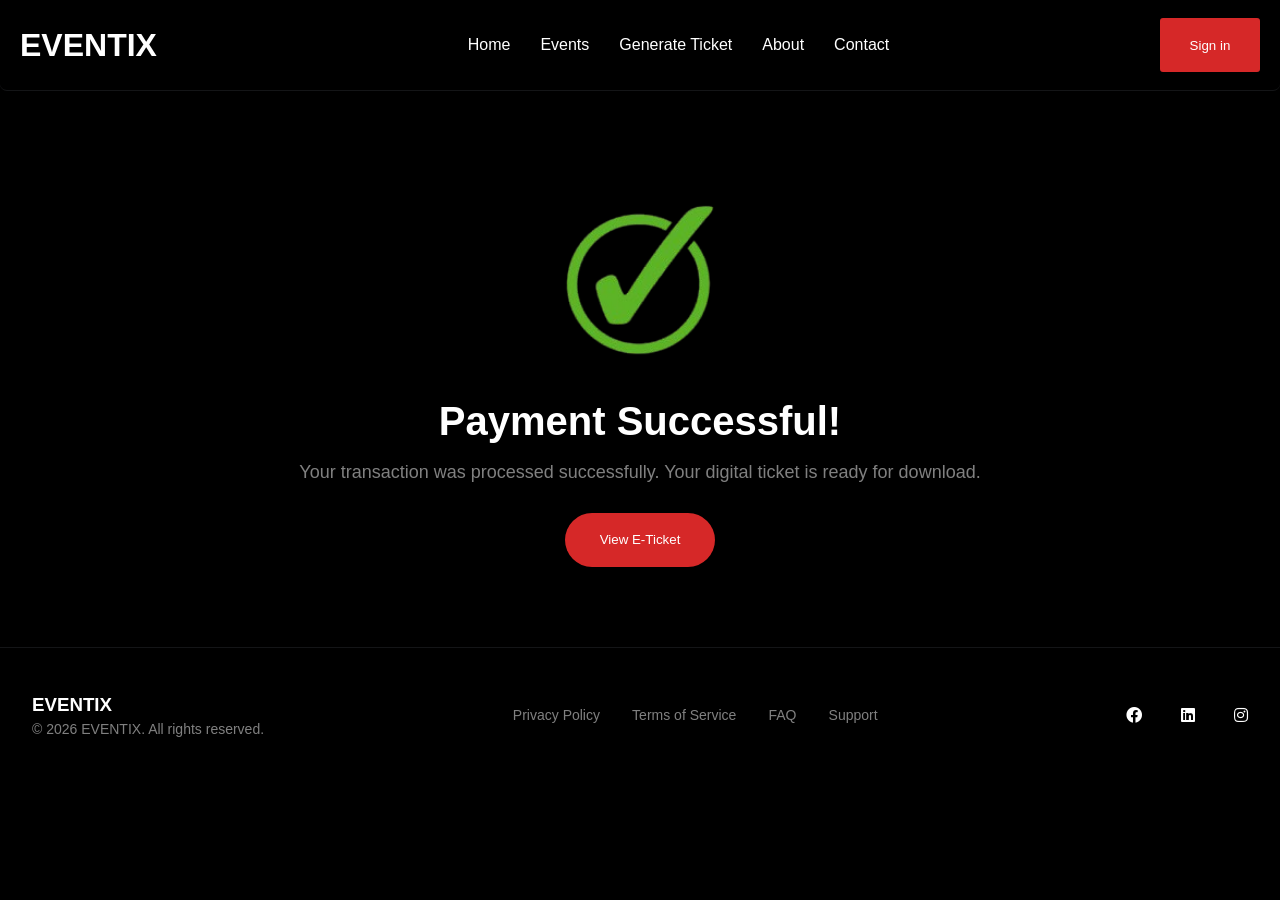
<file: successfulPaymentPage.html>
<!doctype html>
<html lang="en">
  <head>
    <meta charset="UTF-8" />
    <meta name="viewport" content="width=device-width, initial-scale=1.0" />
    <link
      rel="stylesheet"
      href="https://use.fontawesome.com/releases/v5.8.2/css/all.css"
    />
    <link rel="stylesheet" href="/styles/successfulPaymentPage.css" />
    <title>EVENTIX</title>
  </head>
  <body>
    <header>
      <nav>
        <h2>EVENTIX</h2>
        <ul>
          <li><a href="/index.html">Home</a></li>
          <li><a href="/event.html">Events</a></li>
          <li><a href="">Generate Ticket</a></li>
          <li><a href="">About</a></li>
          <li><a href="/contact.html">Contact</a></li>
        </ul>
        <a href="/signup-loginPage.html">
          <button id="sign-in">Sign in</button>
        </a>
      </nav>
    </header>
    <main>
      <div class="container">
        <img src="/images/card-images/greentick-removebg-preview.png" alt="" />
        <h1>Payment Successful!</h1>
        <p>
          Your transaction was processed successfully. Your digital ticket is
          ready for download.
        </p>
        <a href="/ticketPreviewPage.html"
          ><button id="view-ticket">View E-Ticket</button></a
        >
      </div>
    </main>
    <footer>
      <div class="name_copyright">
        <h3>EVENTIX</h3>
        <p>&copy; 2026 EVENTIX. All rights reserved.</p>
      </div>
      <div class="quick-links">
        <a>Privacy Policy</a>
        <a>Terms of Service</a>
        <a>FAQ</a>
        <a>Support</a>
      </div>
      <div class="icons">
        <i class="fab fa-facebook"></i>
        <i class="fab fa-linkedin"></i>
        <i class="fab fa-instagram"></i>
      </div>
    </footer>
  </body>
</html>
</file>
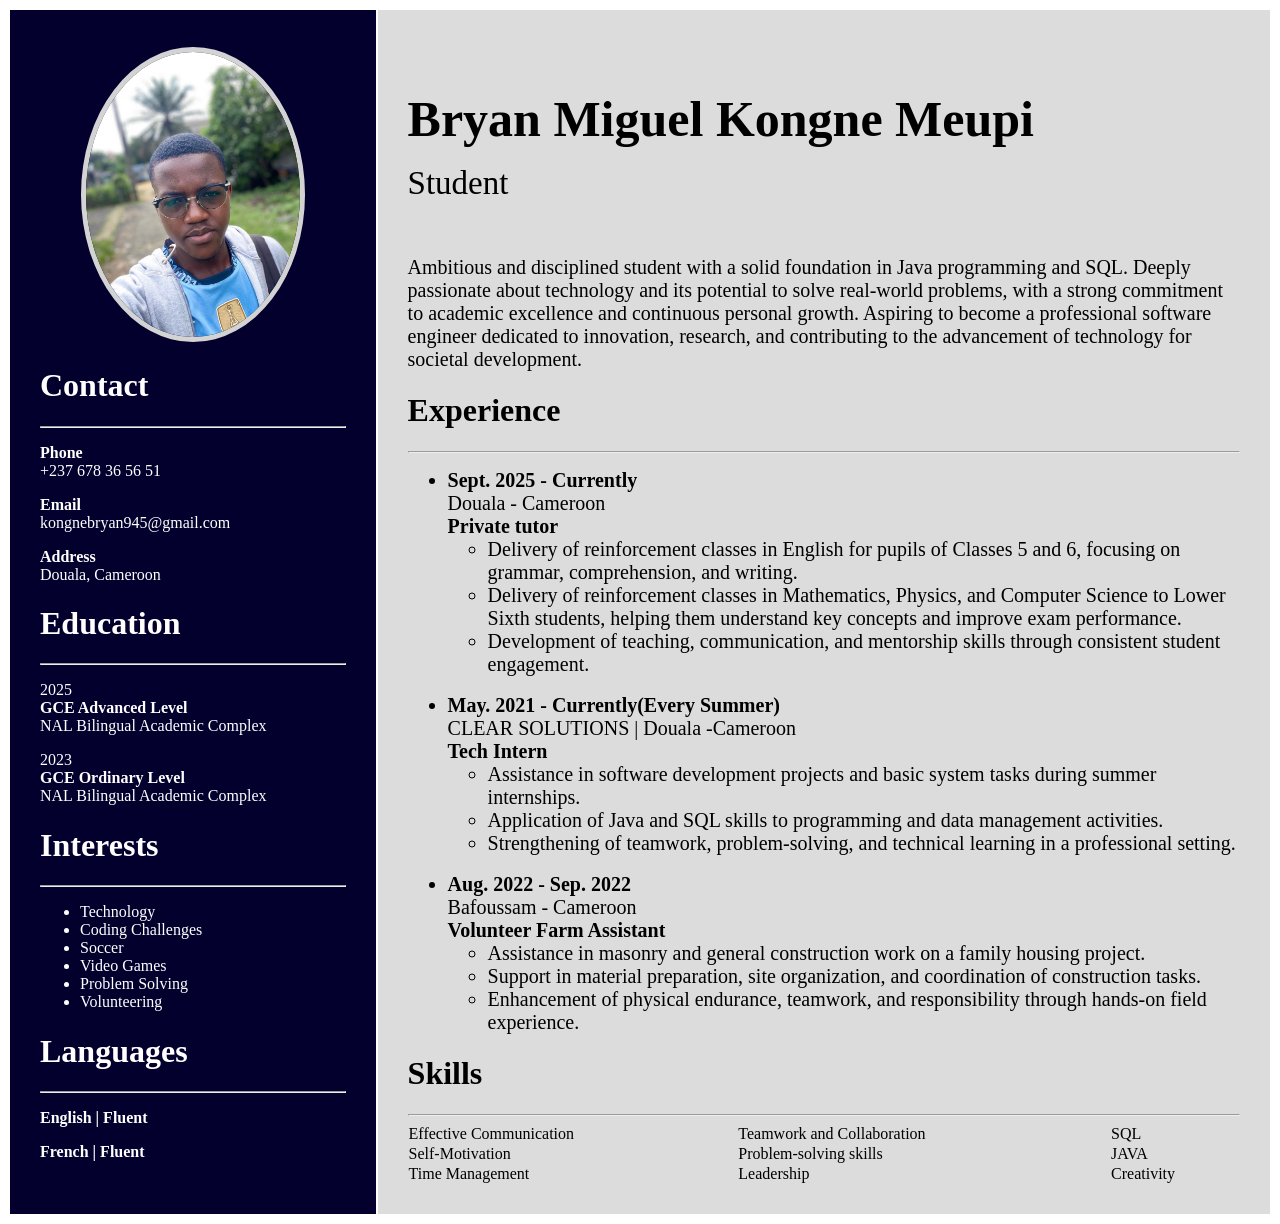
<file: Curriculum Vitae/cv-BryanKongne.html>
<!doctype html>
<html lang="en">
  <head>
    <meta charset="UTF-8" />
    <meta name="viewport" content="width=device-width, initial-scale=1.0" />
    <title>Curriculum Vitae</title>
  </head>
  <body>
    <table border="0" cellpadding="30">
      <tr>
        <td bgcolor="#03002e">
          <center>
            <img
              src="/Curriculum Vitae/image.jpeg"
              alt="Portrait"
              width="70%"
              height="70%"
            />
          </center>
          <style>
            img {
              border-radius: 50%;
              border: 5px solid #d3d3d3;
            }
          </style>
          <font color="white">
            <h1>Contact</h1>

            <hr />

            <p><b> Phone </b> <br />+237 678 36 56 51</p>

            <p>
              <b>Email</b><br />
              kongnebryan945@gmail.com
            </p>
            <p><b>Address</b><br />Douala, Cameroon</p>

            <h1>Education</h1>
            <hr />
            <p>
              2025 <br /><b>GCE Advanced Level</b><br />NAL Bilingual Academic
              Complex
            </p>
            <p>
              2023 <br /><b>GCE Ordinary Level</b><br />NAL Bilingual Academic
              Complex
            </p>

            <h1>Interests</h1>
            <hr />
            <ul>
              <li>Technology</li>
              <li>Coding Challenges</li>
              <li>Soccer</li>
              <li>Video Games</li>
              <li>Problem Solving</li>
              <li>Volunteering</li>
            </ul>

            <h1>Languages</h1>
            <hr />
            <p><b>English | Fluent</b></p>
            <p><b>French | Fluent</b></p>
          </font>
        </td>

        <td bgcolor="gainsboro">
          <p style="font-size: 50px">
            <b>Bryan Miguel Kongne Meupi</b> <br />
            <span style="font-size: 33px">Student</span>
          </p>

          <p style="font-size: 20px">
            Ambitious and disciplined student with a solid foundation in Java
            programming and SQL. Deeply passionate about technology and its
            potential to solve real-world problems, with a strong commitment to
            academic excellence and continuous personal growth. Aspiring to
            become a professional software engineer dedicated to innovation,
            research, and contributing to the advancement of technology for
            societal development.
          </p>

          <h1>Experience</h1>
          <hr />

          <ul>
            <li style="font-size: 20px">
              <b>Sept. 2025 - Currently</b> <br />
              Douala - Cameroon <br /><b>Private tutor</b>
              <ul>
                <li>
                  Delivery of reinforcement classes in English for pupils of
                  Classes 5 and 6, focusing on grammar, comprehension, and
                  writing.
                </li>
                <li>
                  Delivery of reinforcement classes in Mathematics, Physics, and
                  Computer Science to Lower Sixth students, helping them
                  understand key concepts and improve exam performance.
                </li>
                <li>
                  Development of teaching, communication, and mentorship skills
                  through consistent student engagement.
                </li>
              </ul>
            </li>

            <br />

            <li style="font-size: 20px">
              <b>May. 2021 - Currently(Every Summer)</b><br />
              CLEAR SOLUTIONS | Douala -Cameroon <br />
              <b>Tech Intern</b>
              <ul>
                <li>
                  Assistance in software development projects and basic system
                  tasks during summer internships.
                </li>
                <li>
                  Application of Java and SQL skills to programming and data
                  management activities.
                </li>
                <li>
                  Strengthening of teamwork, problem-solving, and technical
                  learning in a professional setting.
                </li>
              </ul>
            </li>

            <br />

            <li style="font-size: 20px">
              <b>Aug. 2022 - Sep. 2022</b> <br />
              Bafoussam - Cameroon <br />
              <b>Volunteer Farm Assistant</b>
              <ul>
                <li>
                  Assistance in masonry and general construction work on a
                  family housing project.
                </li>
                <li>
                  Support in material preparation, site organization, and
                  coordination of construction tasks.
                </li>
                <li>
                  Enhancement of physical endurance, teamwork, and
                  responsibility through hands-on field experience.
                </li>
              </ul>
            </li>
          </ul>


          <h1>Skills</h1>
          <hr />
          <table border="0" cellspacing="0" width="100%" align="center">
            <tr width="800px">
              <td>Effective Communication</td>
              <td>Teamwork and Collaboration</td>
              <td>SQL</td>
            </tr>
            <tr>
              <td>Self-Motivation</td>
              <td>Problem-solving skills</td>
              <td>JAVA</td>
            </tr>
            <tr>
              <td>Time Management</td>
              <td>Leadership</td>
              <td>Creativity</td>
            </tr>
          </table>
        </td>
      </tr>
    </table>
  </body>
</html>
</file>
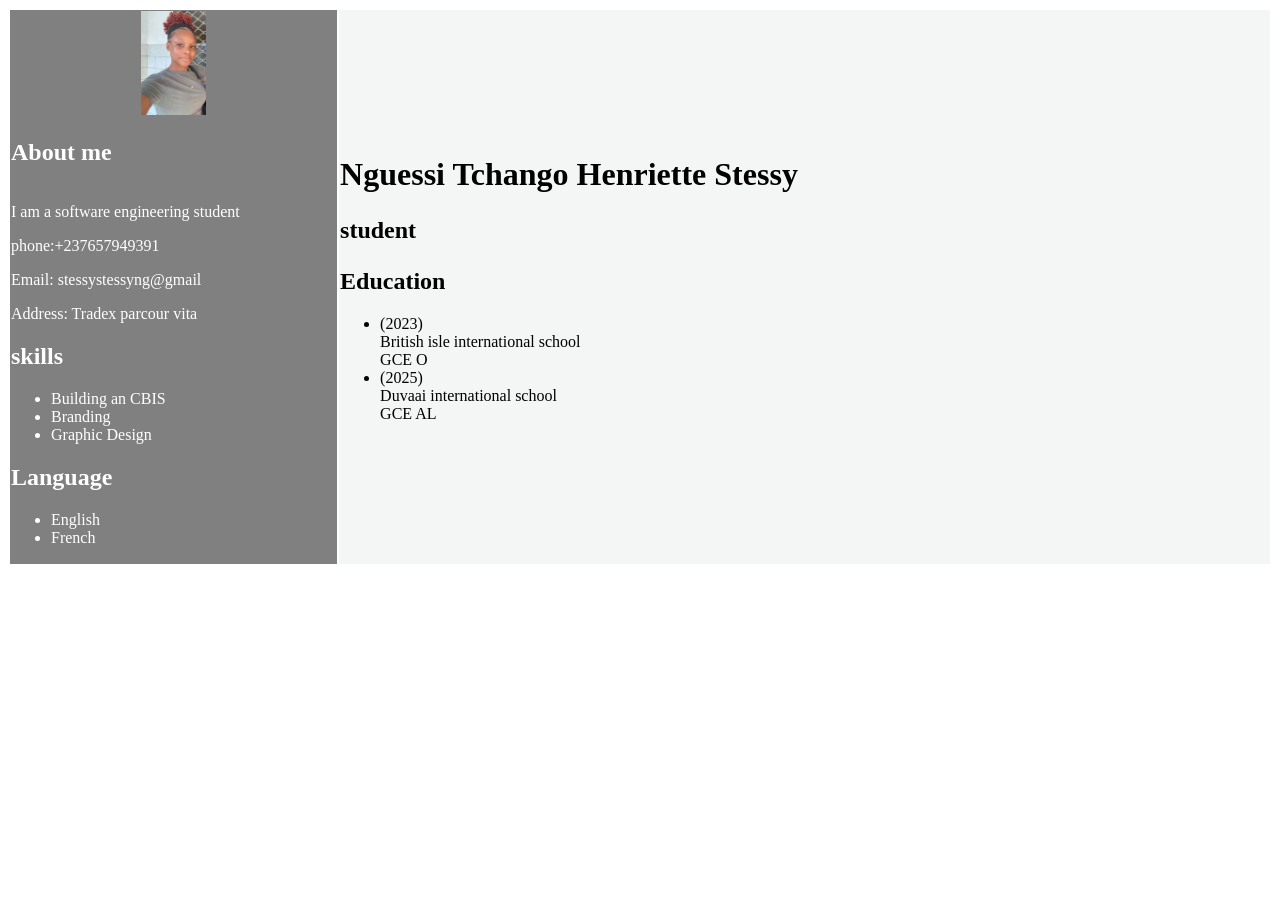
<file: Curriculum Vitae/cv-file.html>
<!DOCTYPE html>
<hmtl>
<head>
	<title>CV file later</title>
</head>
<body>
	<table>
		<tr>
		<td bgcolor="#808080" width="26%">
			<font color="white">
	<center>	<img src="cv photo.jpeg" width="20%" height="20%" ></center>
		<h2>About me </h2>
	<br>
	    I am a software engineering student
	<br>
	<p>phone:+237657949391 </p>
	<p>Email: stessystessyng@gmail</p>
	<p>Address: Tradex parcour vita</p>
	<h2>skills</h2>
	<ul>
		<li> Building an CBIS</li>
		<li>Branding</li>
		<li>Graphic Design</li>
	</ul>
	<h2>Language</h2>
	<ul>
		<li> English</li>
		<li> French</li>
	</ul>
		</font>


	</td>
	<td bgcolor="#f3f6f4">
		<h1>Nguessi Tchango Henriette Stessy<h2>
		<p>student</p>
		<h2>Education</h2>
		<ul>
			<li>(2023)<br>British isle international school <br> GCE O</li>
			<li>(2025)<br>Duvaai international school <br> GCE AL</li>
		</ul>
	</td> 
	</tr>

	</table>
</file>
<file: styles/homePage.css>
/*======= GLOBAL =======*/
* {
  font-family: "poppins", sans-serif;
  margin: 0;
  color: white;
}
html {
  background-color: black;
}
a {
  text-decoration: none;
  color: white;
}
li {
  list-style: none;
}
button {
  padding: 1% 1.3%;
  border: none;
  border-radius: 3px;
}
span {
  color: #d62828;
  font-weight: bold;
}

/*======= Nav Section =======*/
nav {
  background-color: #000;
  border-radius: 7px;
  border-bottom: 0.5px solid #141517;
  height: 10vh;
  display: flex;
  justify-content: space-between;
  align-items: center;
  position: fixed;
  width: 100%;
  z-index: 1000;
}
nav h2 {
  color: white;
  font-size: 32px;
  font-weight: 700;
  margin-left: 20px;
}
nav ul {
  display: flex;
  justify-content: center;
  gap: 30px;
}
nav ul li a:hover {
  color: #d62828;
  transition: 0.2s ease-in-out;
  padding-bottom: 10px;
  border-bottom: 2px solid #d62828;
}
#sign-in {
  background-color: #d62828;
  color: white;
  font-weight: 500;
  width: 100px;
  height: 6vh;
  margin-right: 20px;
}
/*======= Hero Section =======*/
.hero {
  position: relative;
  height: 91vh;
  background:
    linear-gradient(rgba(0, 0, 0, 0.8), rgba(0, 0, 0, 0.6)),
    url(/images/hero/main-image.png) no-repeat;
  background-position: center;
  background-size: cover;
  /* transition: 1s ease-in; */
}
.hero-text {
  color: white;
  max-width: 570px;
  width: 100%;
  padding-top: 23vh;
  padding-left: 2rem;
  transition: 1s ease-in;
}

.hero-text h1 {
  font-size: 70px;
  font-weight: 700;
  padding-top: 1rem;
  margin-bottom: 0;
  line-height: 60px;
}
#premium {
  color: #d62828;
  
  font-size: 15px;
  padding-left: 0.5rem;
  font-weight: 700;
}

.hero-text p {
  font-size: 18px;
  font-weight: 400;
  padding-top: 1rem;
  color: #d3d3d3;
  width: 95%;
}

.hero-button-container {
  display: flex;
  padding-top: 1.5rem;
  gap: 15px;
}
.hero-button-container button {
  font-size: 14px;
  font-weight: 600;
  transition: 0.2s ease-in-out;
  padding: 15px 20px;
}
#button-generate {
  background-color: rgba(214, 40, 40, 1);
  border: 1px solid #d62828;
  color: #ffffff;
}
#button-generate:hover {
  background-color: rgba(214, 40, 40, 0.7);
}
#button-explore {
  background-color: rgba(43, 45, 66, 1);
  color: #ffffff;
  border: 1px solid #2b2d42;
}
#button-explore:hover {
  background-color: rgba(43, 45, 66, 0.7);
}
.hero img {
  position: absolute;
  top: 2rem;
  right: 8rem;
  width: 32%;
  height: 110%;
  object-fit: fill;
  opacity: 0.4;
  transform: rotate(8deg);
  transition: 1s ease-in;
}
.hero img:hover {
  opacity: 0.6;
  transform: rotateZ(10deg);
  transition: 0.3s ease-in;
}

/*======= Features Section =======*/
.features {
  padding-top: 8rem;
}
.heading {
  text-align: center;
  line-height: 1.5;
}
.heading h2 {
  font-size: 30px;
  font-weight: 600;
}
.heading p {
  font-size: 15px;
  color: grey;
}
.symbol {
  width: 5%;
  height: 8%;
  background-color: rgba(214, 40, 40, 0.2);
  margin-top: 4rem;
  border-radius: 10px;
  /* border: 1px solid #d62828; */
  padding-top: 13px;
  padding-bottom: 15px;
  padding-right: 15px;
  padding-left: 12px;
  text-align: center;
  align-items: center;
  /* opacity: 0.5; */
}

/*Grid Layout*/
.grid-container {
  display: grid;
  grid-template-columns: repeat(3, 1fr);
  gap: 20px;
  padding: 4rem 2rem;
  transition: 0.3s ease-in-out;
}
.card,
.card-wide {
  background: #151724;
  border-radius: 20px;
  padding: 25px;
  min-height: 220px;
  color: white;
  display: flex;
  align-items: center;
  justify-content: center;
  /* font-size: 24px; */
  /* font-weight: bold; */
}
.card:hover,
.card-wide:hover {
  background: #1e1e2f;
  background: #29353d;
  border: 1px solid #d62828;
}
.card-wide {
  grid-column: span 2;
}
/*Card 1*/
#card1-text {
  width: 55%;
  padding-bottom: 4rem;
}
#card1-text h3 {
  padding-top: 1rem;
  padding-bottom: 1rem;
  font-weight: 600;
}
#card1-text p {
  color: grey;
  font-size: 15px;
  width: 90%;
}
#card1-image {
  width: 45%;
  margin-right: 1.5rem;
}
#card1-image img {
  width: 110%;
  height: 110%;

  border-radius: 20px;
  transition: 0.2s ease-in-out;
  opacity: 0.8;
  /* transition: 0.3s ease-in-out; */
}

/*Card 2 + 3*/
#card2,
#card3 {
  display: flex;
  flex-direction: column;
  padding: 1rem 2rem;
}
#card2-image img {
  width: 100%;
  border-radius: 20px;
  transition: 0.2s ease-in-out;
  opacity: 0.8;
}
#card2-image {
  padding: 0;
  margin-top: 1rem;
}
#card2-text h3,
#card3-text h3 {
  padding-top: 1rem;
  padding-bottom: 1rem;
}
#card2-text p,
#card3-text p {
  color: grey;
  font-size: 15px;
  width: 100%;
}
#folder-symbol {
  margin-top: 0;
  width: 5%;
  height: 8%;
  background-color: rgba(214, 40, 40, 0.2);
  padding-top: 13px;
  padding-bottom: 23px;
  padding-right: 15px;
  padding-left: 12px;
  border-radius: 10px;
  text-align: center;
  align-items: center;
  /* opacity: 0.5; */
}
/*Card 4*/
#card4 {
  display: flex;
  justify-content: space-between;
  align-items: end;
  background-image: url(/images/Features/crowd-image.jpg);
  background-size: cover;
  background-position: center;
  filter: grayscale(100%);
  font-weight: 600;
}
#card4:hover {
  filter: grayscale(0%);
  transition: 0.3s ease-in-out;
}
.categories {
  display: flex;
  gap: 20px;
}
.categories div {
  background-color: rgba(220, 220, 220, 0.1);
  padding: 10px 15px;
  border-radius: 10px;
  text-align: center;
  font-size: 14px;
}

/*======= About Section =======*/
.about {
  padding: 8rem 2rem;
  display: flex;
  gap: 200px;
  align-items: center;
}
.about-text {
  width: 45%;
  padding-top: 5rem;
}
.about-text h2 {
  font-size: 30px;
  font-weight: 600;
}
.about-text p {
  color: grey;
  font-size: 15px;
  width: 100%;
  padding-top: 1rem;
}
.stats {
  width: 60%;
  display: flex;
  justify-content: space-between;
  /* gap: 40px; */
  padding-top: 2rem;
}
.stat{
  display: flex;
  flex-direction: column;
  align-items: center;
}
.stat h3 {
  font-family: Arial, Helvetica, sans-serif;
  font-size: 30px;
}
.stat span {
  font-size: 11px;
  font-weight: bold;
}
.stat p {
  color: grey;
  padding-top: 1px;
}
.about-text a {
  display: inline-block;
  margin-top: 1.5rem;
  font-weight: 500;
  transition: 0.2s ease-in-out;
}
#arrow {
  color: #ffffff;
  transition: 0.2s ease-in-out;
}
.about-text a:hover {
  color: #d62828;
  #arrow {
    margin-left: 5px;
    color: #d62828;
  }
}
#premium-event {
  border-bottom: 3px solid #d62828;
}
.about-image {
  width: 40%;
  height: 90vh;
}
.about-image img {
  width: 100%;
  height: 100%;
  border-radius: 20px;
  box-shadow: 0px 0px 40px 7px rgba(214, 40, 40, 0.2);
}
.about-image img:hover {
  box-shadow: 0px 0px 40px 7px rgba(214, 40, 40, 0.3);
  transition: 0.6s ease-in-out;
}
/*======= Marquee Section =======*/
.marquee-container {
  width: 100%;
  overflow: hidden;
  background: #2b2d42;
  padding: 2rem 0;
}
.marquee-content {
  display: flex;
  width: max-content;
  animation: marquee 25s linear infinite;
}

.marquee-content span {
  font-size: 30px;
  margin-right: 5rem;
  font-weight: 700;
  color: grey;
  margin-right: 15rem;
}
@keyframes marquee {
  from {
    transform: translateX(0);
  }
  to {
    transform: translateX(-50%);
  }
}
/*======= Footer Section =======*/
footer {
  background-color: #000;
  /* border-top: 0.5px solid #36454f; */
  height: 15vh;
  align-items: center;
  display: flex;
  justify-content: space-between;
  padding-left: 2rem;
  padding-right: 2rem;
}
.name_copyright {
  line-height: 1.5;
}
.name_copyright p {
  color: grey;
  font-size: 14px;
}
.quick-links {
  display: flex;
  justify-content: space-between;
  width: 30%;
}
.quick-links a {
  color: grey;
  font-size: 14px;
  font-weight: 500;
  transition: 0.4s ease-in-out;
}
.quick-links a:hover {
  cursor: pointer;
  border-bottom: 1.5px solid grey;
}
.icons {
  display: flex;
  justify-content: space-between;
  width: 10%;
  /* gap: 40px; */
}
.icons i:hover {
  color: #d62828;
  border-radius: 15px;
}
</file>
<file: styles/about.css>
/*======= GLOBAL =======*/
* {
  font-family: "poppins", sans-serif;
  margin: 0;
  color: white;
}
html {
  background-color: black;
}
a {
  text-decoration: none;
  color: white;
}
li {
  list-style: none;
}
button {
  padding: 1% 1.3%;
  border: none;
  border-radius: 3px;
  background-color: brown;
}
/*======= Nav Section =======*/
nav {
  background-color: #000;
  border-radius: 7px;
  border-bottom: 0.5px solid #141517;
  height: 10vh;
  display: flex;
  justify-content: space-between;
  align-items: center;
  /* position: fixed; */
  width: 100%;
  z-index: 1000;
}
nav h2 {
  color: white;
  font-size: 32px;
  font-weight: 700;
  margin-left: 20px;
}
nav ul {
  display: flex;
  justify-content: center;
  gap: 30px;
}
nav ul li a:hover {
  color: #d62828;
  transition: 0.2s ease-in-out;
  padding-bottom: 10px;
  border-bottom: 2px solid #d62828;
}
#sign-in {
  background-color: #d62828;
  color: white;
  font-weight: 500;
  width: 100px;
  height: 6vh;
  margin-right: 20px;
}
/*======= Hero Section =======*/
.hero {
  height: 91vh;
  background:
    linear-gradient(rgba(0, 0, 0, 0.8), rgba(0, 0, 0, 0.6)),
    url(/images/Contact-Page/hero-image.jpg) no-repeat;
  background-position: center;
  background-size: cover;
  /* filter: grayscale(100%); */
  /* transition: 1s ease-in; */
}
.hero-text {
  color: white;
  max-width: 570px;
  width: 100%;
  padding-top: 23vh;
  padding-left: 2rem;
  transition: 1s ease-in;
}

.hero-text h1 {
  font-size: 70px;
  font-weight: 700;
  padding-top: 1rem;
  margin-bottom: 0;
  line-height: 60px;
}
#premium {
  color: #d62828;
  font-size: 15px;
  padding-left: 0.5rem;
  font-weight: 700;
  border: 2px solid #d62828;
  border-radius: 50px;
  padding: 0.2rem 0.5rem;
  width: fit-content;
}

.hero-text p {
  font-size: 18px;
  font-weight: 400;
  padding-top: 1rem;
  color: #d3d3d3;
  width: 95%;
  line-height: 1.3;
}

.hero-button-container {
  display: flex;
  padding-top: 1.5rem;
  gap: 15px;
}
.hero-button-container button {
  font-size: 14px;
  font-weight: 600;
  transition: 0.2s ease-in-out;
  padding: 15px 20px;
}
#explore-events {
  background-color: rgba(214, 40, 40, 1);
  border: 1px solid #d62828;
  color: #ffffff;
}
#explore-events:hover {
  background-color: rgba(214, 40, 40, 0.7);
}
#learn-more {
  background-color: rgba(43, 45, 66, 1);
  color: #ffffff;
  border: 1px solid #2b2d42;
}
#learn-more:hover {
  background-color: rgba(43, 45, 66, 0.7);
}

/*======= Story Section =======*/
.story {
  display: flex;
  justify-content: space-between;
  padding: 4rem 2rem;
  /* gap: 22rem; */
  align-items: center;
}
.story-left {
  width: 50%;
}
.story-left p {
  margin-top: 1rem;
  width: 100%;
  line-height: 1.5;
}
.story-right {
  width: 40%;
  height: 100vh;
}
.story-right img {
  width: 100%;
  height: 90%;
  object-fit: cover;
  border: 5px solid #212121;
  border-radius: 20px;
  box-shadow: 0px 0px 40px 7px rgba(214, 40, 40, 0.1);
}
.story-right img:hover {
  transition: 0.3s ease-in-out;
  box-shadow: 0px 0px 40px 7px rgba(214, 40, 40, 0.2);
}
.stats {
  width: 70%;
  display: flex;
  justify-content: space-between;
  padding-top: 1rem;
}
.stat {
  display: flex;
  flex-direction: column;
}
.stats h3 {
  font-size: 30px;
  font-weight: 100;
  color: #d62828;
}
.stats p {
  line-height: 0;
  margin-top: 10px;
}
.stat p span {
  font-size: 11px;
  font-weight: bold;
}
/*======= Developer Section =======*/
.developers {
  background-color: #212121;
  padding: 4rem 2rem;
}
.developers h2 {
  font-size: 30px;
  font-weight: 600;
}
.developer-card {
  display: flex;
  justify-content: center;
  gap: 15rem;
  padding-top: 2rem;
}
.developer-card img {
  border: 4px solid #212121;
  width: 200px;
  height: 200px;
  border-radius: 50%;
  object-fit: cover;
  margin: 2rem;
  box-shadow: 0px 0px 40px 7px rgba(214, 40, 40, 0.1);
}
.developer-card img:hover {
  transition: 0.3s ease-in-out;
  border: 4px solid rgba(214, 40, 40, 0.5);
}
.card {
  display: flex;
  flex-direction: column;
  align-items: center;
  line-height: 2;
}
.card h3 {
  font-size: 20px;
  font-weight: 600;
}
.card p {
  font-size: 14px;
  color: #d3d3d3;
}
.card a {
  margin-top: 10px;
  color: #d62828;
  font-weight: 500;
  transition: 0.2s ease-in-out;
}
.card a:hover {
  color: #ffffff;
  text-decoration: underline;
}
/*======= Connect Section =======*/
.connect {
  display: flex;
  padding: 4rem 2rem;
  align-items: center;
  gap: 5rem;
}
.connect-left {
  width: 35%;
  /* background: rgba(255, 255, 255, 0.07); */
  border: 1px solid rgba(255, 255, 255, 0.2);
  padding: 2rem;
  border-radius: 10px;
}
.connect-left form {
  display: flex;
  flex-direction: column;
}
.connect-left input,
.connect-left select,
.connect-left select option,
.connect-left textarea {
  padding: 10px;
  border: 1px solid rgba(255, 255, 255, 0.2);
  border-radius: 7px;
  background-color: rgba(255, 255, 255, 0.2);
  color: #fff;
}
.connect-left input:hover,
.connect-left select:hover,
.connect-left select option:hover,
.connect-left textarea:hover {
  border: 1px solid rgba(214, 40, 40, 0.4);
}

textarea {
  resize: none;
  min-height: 25vh;
}
form button {
  width: 100%;
  padding: 10px;
  background-color: #d62828;
  color: white;
  border: none;
  border-radius: 7px;
  cursor: pointer;
  font-weight: 600;
  /* opacity: 0.8; */
  transition: 0.2s ease-in-out;
}
form button:hover {
  /* opacity: 0.9; */
  box-shadow: 0px 3px 10px rgba(214, 40, 40, 0.4);
}
.personal-info {
  width: 193%;
  display: flex;
  flex-direction: column;
  /* gap: 20px; */
}
.name,
.email {
  width: 50%;
  display: flex;
  flex-direction: column;
  gap: 3px;
}
.name input,
.email input {
  width: 100%;
  margin-top: 5px;
  margin-bottom: 25px;
}
label {
  font-size: 13px;
  font-weight: 600;
}
.message {
  display: flex;
  flex-direction: column;
  gap: 10px;
  margin-bottom: 25px;
}

.connect-left h2 {
  font-size: 30px;
  font-weight: 600;
  margin-bottom: 25px;
}

.connect-right {
  width: 50%;
  padding: 2rem;
  border-radius: 10px;
  /* border: 1px solid rgba(255, 255, 255, 0.2); */
}
.connect-right h2 {
  font-size: 30px;
  font-weight: 600;
  margin-bottom: 25px;
}
.support {
  display: flex;
  gap: 20px;
  line-height: 1.3;
}
#symbol {
  margin-top: 0;
  width: 3%;
  /* height: 25%; */
  background-color: rgba(214, 40, 40, 0.2);
  padding-top: 18px;
  padding-bottom: 20px;
  padding-right: 15px;
  padding-left: 12px;
  border-radius: 10px;
}
.support h3 {
  font-size: 18px;
  font-weight: 600;
}
.support p {
  font-size: 14px;
  color: grey;
}
.connect-icons {
  margin-top: 2rem;
  display: flex;
  font-size: larger;
  gap: 25px;
}

#icon {
  transition: 0.2s ease-in-out;
  border: 1px solid rgba(255, 255, 255, 0.2);
  padding: 10px;
  border-radius: 50%;
}
#icon:hover {
  color: #d62828;
}
/*======= Footer Section =======*/
footer {
  background-color: #000;
  /* border-top: 0.5px solid #36454f; */
  height: 15vh;
  align-items: center;
  display: flex;
  justify-content: space-between;
  padding-left: 2rem;
  padding-right: 2rem;
  border-top: 2px solid rgba(255, 255, 255, 0.2);
  border-radius: 5px;
}
.name_copyright {
  line-height: 1.5;
}
.name_copyright p {
  color: grey;
  font-size: 14px;
}
.quick-links {
  display: flex;
  justify-content: space-between;
  width: 30%;
}
.quick-links a {
  color: grey;
  font-size: 14px;
  font-weight: 500;
  transition: 0.4s ease-in-out;
}
.quick-links a:hover {
  cursor: pointer;
  border-bottom: 1.5px solid grey;
}
.icons {
  display: flex;
  justify-content: space-between;
  width: 10%;
  gap: 10px;
}
.icons i:hover {
  color: #d62828;
  border-radius: 15px;
}
</file>
<file: styles/bookingPage.css>
/*======= GLOBAL =======*/
* {
  font-family: "poppins", sans-serif;
  margin: 0;
  color: white;
}
html {
  background-color: black;
}
a {
  text-decoration: none;
  color: white;
}
li {
  list-style: none;
}
button {
  padding: 1% 1.3%;
  border: none;
  border-radius: 3px;
}

/*======= Nav Section =======*/

nav {
  background-color: #000;
  border-radius: 7px;
  border-bottom: 0.5px solid #141517;
  height: 10vh;
  display: flex;
  justify-content: space-between;
  align-items: center;
  /* position: fixed; */
  width: 100%;
  z-index: 1000;
}
nav h2 {
  color: white;
  font-size: 32px;
  font-weight: 700;
  margin-left: 20px;
}
nav ul {
  display: flex;
  justify-content: center;
  gap: 30px;
}
nav ul li a:hover {
  color: #d62828;
  transition: 0.2s ease-in-out;
  padding-bottom: 10px;
  border-bottom: 2px solid #d62828;
}
#sign-in {
  background-color: #d62828;
  color: white;
  font-weight: 500;
  width: 100px;
  height: 6vh;
  margin-right: 20px;
}
/*======= Content =======*/
/* .container {
   width: 1100px; 
} */

.header {
  text-align: center;
  margin-bottom: 35px;
}

.header h1 {
  font-size: 42px;
  margin-bottom: 10px;
}

.header p {
  color: #8f8f99;
}

.checkout-wrapper {
  display: flex;
  gap: 25px;
  justify-content: center;
  align-items: flex-start;
}

.summary-card,
.payment-card {
  background: #121218;
  border: 1px solid rgba(255, 255, 255, 0.08);
  border-radius: 18px;
}

.summary-card {
  width: 280px;
  padding: 20px;
}

.event-image {
  position: relative;
  margin-bottom: 20px;
}

.event-image img {
  width: 100%;
  height: 180px;
  object-fit: cover;
  border-radius: 12px;
}

.badge {
  position: absolute;
  bottom: 12px;
  left: 12px;

  background: rgba(255, 255, 255, 0.2);
  padding: 8px 15px;

  border-radius: 20px;
  font-size: 12px;
  font-weight: 600;
  color: white;
}

.price-row {
  display: flex;
  justify-content: space-between;
  margin: 16px 0;
  font-size: 14px;
}
.price-row span {
  color: #b3b3bb;
}
#span1 {
  font-weight: bold;
}

.divider {
  height: 1px;
  background: #25252f;
  margin: 20px 0;
}

.total-row {
  display: flex;
  justify-content: space-between;
  font-size: 25px;
  font-weight: 700;
}
/* .total-row span{
    color: #b3b3bb;
} */

.payment-card {
  width: 450px;
  padding: 24px;
  margin-bottom: 3rem;
}

.payment-card h4 {
  color: #b3b3bb;
  font-size: 13px;
  letter-spacing: 1px;
  margin-bottom: 16px;
}

.payment-methods {
  display: flex;
  gap: 12px;
  margin-bottom: 25px;
}

.method {
  flex: 1;
  height: 60px;

  background: #17171f;
  color: white;

  border: 1px solid #2b2b35;
  border-radius: 12px;

  cursor: pointer;
  transition: 0.3s;
}

.method.active {
  border: 2px solid #8a8aff;
}

.form-group {
  margin-bottom: 18px;
}

.form-group label {
  display: block;
  margin-bottom: 8px;
  color: #b6b6be;
  font-size: 12px;
  letter-spacing: 1px;
}

.form-group input {
  width: 94.5%;
  height: 55px;

  background: #1d1d25;
  border: none;

  color: white;
  padding: 0 16px;

  border-radius: 10px;
  outline: none;
}

.form-group input::placeholder {
  color: #7d7d86;
}

.row {
  display: flex;
  gap: 15px;
}

.row .form-group {
  flex: 1;
}
.row .form-group input {
  width: 88%;
}

.pay-btn {
  width: 100%;
  height: 60px;
  border: none;
  border-radius: 12px;
  background: #d62828;
  color: white;
  font-size: 15px;
  font-weight: 600;
  cursor: pointer;
  transition: 0.3s;
  box-shadow: 0px 5px 10px rgba(214, 40, 40, 0.4);
}

.pay-btn:hover {
  transform: translateY(-1px);
}
/*======= Footer =======*/
footer {
  background-color: #000;
  /* border-top: 0.5px solid #36454f; */
  height: 15vh;
  align-items: center;
  display: flex;
  justify-content: space-between;
  padding-left: 2rem;
  padding-right: 2rem;
  border-top: 2px solid rgba(255, 255, 255, 0.2);
  border-radius: 5px;
}
.name_copyright {
  line-height: 1.5;
}
.name_copyright p {
  color: grey;
  font-size: 14px;
}
.quick-links {
  display: flex;
  justify-content: space-between;
  width: 30%;
}
.quick-links a {
  color: grey;
  font-size: 14px;
  font-weight: 500;
  transition: 0.4s ease-in-out;
}
.quick-links a:hover {
  cursor: pointer;
  border-bottom: 1.5px solid grey;
}
.icons {
  display: flex;
  justify-content: space-between;
  width: 10%;
  gap: 10px;
}
.icons i:hover {
  color: #d62828;
  border-radius: 15px;
}
</file>
<file: styles/contact.css>
/*Global*/
* {
  margin: 0;
  color: #ffffff;
  font-family: "Poppins", sans-serif;
}
a {
  text-decoration: none;
}
li {
  list-style: none;
}
html {
  background-color: rgba(20, 20, 22, 1);
}
/*======= Nav Bar =======*/
nav {
  background-color: #000;
  border-radius: 5px;
  border-bottom: 0.5px solid #141517;
  height: 10vh;
  display: flex;
  justify-content: space-between;
  align-items: center;
  position: fixed;
  width: 100%;
  z-index: 1000;
}
nav h2 {
  color: white;
  font-size: 32px;
  font-weight: 700;
  margin-left: 20px;
}
nav ul {
  display: flex;
  justify-content: center;
  gap: 30px;
}
nav ul li a:hover {
  color: #d62828;
  transition: 0.2s ease-in-out;
  padding-bottom: 10px;
  border-bottom: 2px solid #d62828;
}
#sign-in {
  background-color: #d62828;
  color: white;
  font-weight: 500;
  width: 100px;
  height: 6vh;
  margin-right: 20px;
  padding: 1% 1.3%;
  border: none;
  border-radius: 3px;
}
/*======= Contact Page =======*/
.contact-main-container {
  display: flex;
  justify-content: space-between;
  padding: 8rem 2rem;
}
/*======= Contact Left Section =======*/
.contact-left {
  width: 40%;
  padding-top: 5rem;
}
.contact-left h2 {
  font-size: 45px;
  font-weight: 600;
}
.contact-left p {
  color: grey;
  font-size: 15px;
  width: 85%;
  padding-top: 0.3rem;
}
#premium {
  color: #d62828;
  font-size: 15px;
  padding-left: 0.2rem;
  font-weight: 800;
}
.assistance-access {
  display: flex;
  align-items: center;
  gap: 10px;
  padding-top: 1.5rem;
}
.assistance {
  display: flex;
  justify-content: space-between;
  gap: 10px;
}
.symbol {
  display: flex;
  justify-content: center;
  background-color: rgba(214, 40, 40, 0.2);
  border-radius: 10px;
  width: 60px;
  height: 30px;
  padding-top: 0.7rem;
  margin-bottom: 0.8rem;
}
#symbol2 {
  display: flex;
  justify-content: center;
  background-color: rgba(255, 255, 255, 0.2);
  border-radius: 10px;
  width: 60px;
  height: 30px;
  padding-top: 0.5rem;
  margin-bottom: 0.8rem;
}

/*======= Contact Right Section =======*/
.contact-right {
  width: 40%;
  /* background: rgba(255, 255, 255, 0.07); */
  background-color: #000;
  padding: 2rem;
  border-radius: 10px;
}
.contact-right form {
  display: flex;
  flex-direction: column;
  /* gap: 15px; */
}
.contact-right input,
.contact-right select,
.contact-right select option,
.contact-right textarea {
  padding: 10px;
  border: 1px solid #28292c;
  border-radius: 7px;
  background-color: #1d1b1c;
  color: #fff;
}
.contact-right input:hover,
.contact-right select:hover,
.contact-right select option:hover,
.contact-right textarea:hover {
  border: 1px solid rgba(214, 40, 40, 0.4);
}
.contact-right input:focus,
.contact-right textarea:focus,
.contact-right select:focus {
  outline: 1px solid rgba(214, 40, 40, 0.4);
}
.contact-right select{
  background: #000;
}
textarea {
  resize: none;
  min-height: 25vh;
}
#comment,
#comment option {
  background-color: rgba(255, 255, 255, 0.2);
  color: black;
}
form button {
  width: 100%;
  padding: 10px;
  background-color: #d62828;
  color: white;
  border: none;
  border-radius: 7px;
  cursor: pointer;
  font-weight: 600;
  /* opacity: 0.8; */
  transition: 0.2s ease-in-out;
}
form button:hover {
  /* opacity: 0.9; */
  box-shadow: 0px 3px 10px rgba(214, 40, 40, 0.4);
}
.personal-info {
  display: flex;
  gap: 20px;
}
.name,
.email {
  width: 50%;
  display: flex;
  flex-direction: column;
  gap: 3px;
}
.name input,
.email input {
  margin-top: 5px;
  margin-bottom: 25px;
}
label {
  font-size: 13px;
  font-weight: 600;
}
.subject,
.message {
  display: flex;
  flex-direction: column;
  gap: 10px;
  margin-bottom: 25px;
}
/*======= Footer =======*/
footer {
  background-color: #000;
  /* border-top: 0.5px solid #36454f; */
  height: 15vh;
  align-items: center;
  display: flex;
  justify-content: space-between;
  padding-left: 2rem;
  padding-right: 2rem;
}
.name_copyright {
  line-height: 1.5;
}
.name_copyright p {
  color: grey;
  font-size: 14px;
}
.quick-links {
  display: flex;
  justify-content: space-between;
  width: 30%;
}
.quick-links a {
  color: grey;
  font-size: 14px;
  font-weight: 500;
  transition: 0.4s ease-in-out;
}
.quick-links a:hover {
  cursor: pointer;
  border-bottom: 1.5px solid grey;
}
.icons {
  display: flex;
  justify-content: space-between;
  width: 10%;
  /* gap: 40px; */
}
.icons i:hover {
  color: #d62828;
  border-radius: 15px;
}
</file>
<file: styles/event.css>
/*======= GLOBAL =======*/
* {
  font-family: "poppins", sans-serif;
  margin: 0;
  color: white;
}
html {
  background-color: black;
}
a {
  text-decoration: none;
  color: white;
}
li {
  list-style: none;
}
button {
  padding: 1% 1.3%;
  border: none;
  border-radius: 3px;
}
span {
  color: #d62828;
  font-weight: bold;
}

/*======= Nav Section =======*/
nav {
  background-color: #000;
  border-radius: 7px;
  border-bottom: 0.5px solid #141517;
  height: 10vh;
  display: flex;
  justify-content: space-between;
  align-items: center;
  /* position: fixed; */
  width: 100%;
  z-index: 1000;
}
nav h2 {
  color: white;
  font-size: 32px;
  font-weight: 700;
  margin-left: 20px;
}
nav ul {
  display: flex;
  justify-content: center;
  gap: 30px;
}
nav ul li a:hover {
  color: #d62828;
  transition: 0.2s ease-in-out;
  padding-bottom: 10px;
  border-bottom: 2px solid #d62828;
}
#sign-in {
  background-color: #d62828;
  color: white;
  font-weight: 500;
  width: 100px;
  height: 6vh;
  margin-right: 20px;
}
/*======= Hero Section =======*/
.hero {
  margin-left: 3rem;
  margin-top: 1rem;
  width: 45%;
}
.hero h1 {
  font-size: 50px;
  font-weight: 700;
}
.hero p {
  font-size: 15px;
  padding-top: 0.5rem;
  padding-left: 0.2rem;
  color: lightslategray;
}
#premium {
  color: grey;
  font-size: 15px;
  padding-bottom: 5px;
  padding-left: 0.2rem;
  font-weight: 700;
}
/*======= Cards Section =======*/
.cards {
  display: grid;
  grid-template-columns: repeat(2, 1fr);
  padding: 3rem;
  padding-top: 3rem;
  padding-right: 0;
}
.card {
  border: 2px solid #191a24;
  border-radius: 10px;
  display: flex;
  width: 90%;
  flex-direction: column;
  overflow: hidden;
  margin-top: 1rem;
  transition: transform 0.5s ease-in-out;
}
#card1 .card-top {
  background:
    linear-gradient(rgba(0, 0, 0, 0.5), rgba(0, 0, 0, 0.4)),
    url(/images/card-images/soccer-stadium.jpg) no-repeat;
  background-size: cover;
  background-position: center;
  height: 35vh;
  border-top-left-radius: 10px;
  border-top-right-radius: 10px;
  transition: transform 0.5s ease-in-out;
}
#card2 .card-top {
  background:
    linear-gradient(rgba(0, 0, 0, 0.5), rgba(0, 0, 0, 0.4)),
    url(/images/card-images/concert-image1.jpg) no-repeat;
  background-size: cover;
  background-position: bottom;
  height: 35vh;
  border-top-left-radius: 10px;
  border-top-right-radius: 10px;
  transition: transform 0.5s ease-in-out;
}
#card3 .card-top {
  background:
    linear-gradient(rgba(0, 0, 0, 0.5), rgba(0, 0, 0, 0.4)),
    url(/images/card-images/prom-image.jpg) no-repeat;
  background-size: cover;
  background-position: bottom;
  height: 35vh;
  border-top-left-radius: 10px;
  border-top-right-radius: 10px;
  transition: transform 0.5s ease-in-out;
}
#card4 .card-top {
  background:
    linear-gradient(rgba(0, 0, 0, 0.5), rgba(0, 0, 0, 0.4)),
    url(/images/card-images/concert-image2.jpeg) no-repeat;
  background-size: cover;
  background-position: bottom;
  height: 35vh;
  border-top-left-radius: 10px;
  border-top-right-radius: 10px;
  transition: transform 0.5s ease-in-out;
}
.card-top div {
  width: 10%;
  height: 2vh;
  display: flex;
  justify-content: center;
  background-color: #d62828;
  border-radius: 15px;
  padding: 5px 5px;
  margin: 10px 10px;
}
.card:hover {
  .card-top {
    transform: scale(1.1);
  }
  /* transform: translateY(-5px); */
}
.card-top div p {
  font-size: 10px;
}
.card-bottom {
  border: 2px solid #191a24;
  background-color: #191a24;
  display: flex;
  gap: 10px;
  flex-direction: column;
  align-items: center;
  padding: 1rem;
  padding-top: 2rem;
  z-index: 1000;
}
.event-info {
  display: flex;
  justify-content: space-between;
  width: 100%;
}
.event-info-left {
  display: flex;
  flex-direction: column;
  gap: 2px;
}
.event-info-left h3 {
  font-size: 20px;
  font-weight: 600;
}
.event-info-left p,
.event-info-right p {
  font-size: 12.5px;
  color: grey;
}
.event-info-right {
  display: flex;
  flex-direction: column;
  gap: 2px;
}
.ticket-category {
  display: flex;
  gap: 7px;
  justify-content: space-between;
  width: 100%;
  padding-top: 0.5rem;
}
.category {
  flex: 1;
  background-color: #201e20;
  border: 2px solid #272427;
  font-weight: 500;
  width: 110px;
  padding: 0.6rem 1rem;
  border-radius: 5px;
  text-align: center;
}
#selected {
  background-color: #2b2c43;
  p {
    color: #212236;
  }
}
.category h4 {
  font-size: 10px;
  font-weight: 600;
  margin-bottom: 3px;
  color: grey;
}
button {
  margin-top: 15px;
  height: 7vh;
  background-color: #d62828;
  font-weight: 800;
  width: 100%;
  transition: 0.2s ease-in-out;
  opacity: 0.9;
  border-radius: 10px;
}
button:hover {
  opacity: 1;
}
.card a {
  width: 100%;
}
/*======= CTA Section =======*/
.CTA {
  background-color: #201e20;
  margin: 3rem 3rem;
  display: flex;
  flex-direction: column;
  align-items: center;
  padding: 4rem;
  border-radius: 10px;
}
.CTA form {
  margin-top: 2rem;
  display: flex;
  gap: 10px;
  align-items: end;
}
.CTA form input {
  padding: 0.7% 1.3%;
  width: 20rem;
  height: 5vh;
  margin-bottom: 2px;
  border: 1px solid rgba(255, 255, 255, 0.2);
  border-radius: 7px;
  background-color: rgba(255, 255, 255, 0.2);
  color: #fff;
}
.CTA form input:hover {
  border: 1px solid rgba(214, 40, 40, 0.4);
}
.CTA h2 {
  font-size: 30px;
  font-weight: 600;
}
.CTA button {
  background-color: #c4c4df;
  color: #201e20;
  font-weight: 500;
  width: 30%;
  height: 7vh;
  transition: 0.2s ease-in-out;
}
/*======Footer Section ======*/
footer {
  background-color: #000;
  /* border-top: 0.5px solid #36454f; */
  height: 15vh;
  align-items: center;
  display: flex;
  justify-content: space-between;
  padding-left: 2rem;
  padding-right: 2rem;
  border-top: 1px solid #141517;
}
.name_copyright {
  line-height: 1.5;
}
.name_copyright p {
  color: grey;
  font-size: 14px;
}
.quick-links {
  display: flex;
  justify-content: space-between;
  width: 30%;
}
.quick-links a {
  color: grey;
  font-size: 14px;
  font-weight: 500;
  transition: 0.4s ease-in-out;
}
.quick-links a:hover {
  cursor: pointer;
  border-bottom: 1.5px solid grey;
}
.icons {
  display: flex;
  justify-content: space-between;
  width: 10%;
  /* gap: 40px; */
}
.icons i:hover {
  color: #d62828;
  border-radius: 15px;
}
</file>
<file: styles/generateTicketPage.css>
/*======= GLOBAL =======*/
* {
  font-family: "poppins", sans-serif;
  margin: 0;
  color: white;
}
html {
  background-color: black;
}
a {
  text-decoration: none;
  color: white;
}
li {
  list-style: none;
}
button {
  padding: 1% 1.3%;
  border: none;
  border-radius: 3px;
}

.container {
  max-width: 1400px;
  /* margin: auto; */

  display: grid;
  grid-template-columns: 1fr 420px;
  gap: 50px;
  padding: 2rem;
}
/*======= Nav Section =======*/
nav {
  background-color: #000;
  border-radius: 7px;
  border-bottom: 0.5px solid #141517;
  height: 10vh;
  display: flex;
  justify-content: space-between;
  align-items: center;
  /* position: fixed; */
  width: 100%;
  z-index: 1000;
}
nav h2 {
  color: white;
  font-size: 32px;
  font-weight: 700;
  margin-left: 20px;
}
nav ul {
  display: flex;
  justify-content: center;
  gap: 30px;
}
nav ul li a:hover {
  color: #d62828;
  transition: 0.2s ease-in-out;
  padding-bottom: 10px;
  border-bottom: 2px solid #d62828;
}
#sign-in {
  background-color: #d62828;
  color: white;
  font-weight: 500;
  width: 100px;
  height: 6vh;
  margin-right: 20px;
}

/* ======== LEFT PANEL ======== */

.form-section h1 {
  font-size: 42px;
  margin-bottom: 10px;
}

.form-section > p {
  color: #86868f;
  font-size: 15px;
  margin-bottom: 30px;
}

form {
  background: #0c0e15;
  border: 1px solid #1a1c24;

  padding: 30px;
  border-radius: 20px;
}

.form-group {
  /* width: 95%; */
  margin-bottom: 22px;
}

.form-group label {
  display: block;
  margin-bottom: 8px;

  font-size: 12px;
  font-weight: 700;
  color: #b3b3ba;
}

input,
select {
  width: 95%;
  height: 52px;

  background: #171923;
  border: 1px solid #262a36;

  color: white;

  padding: 0 15px;
  border-radius: 10px;
}

input::placeholder {
  color: #666;
}

.row {
  display: grid;
  grid-template-columns: 1fr 1fr;
  gap: 15px;
}
.row .form-group input {
  width: 90%;
}

/* ======= UPLOAD ======== */

.upload-box {
  margin-top: 10px;

  height: 170px;

  border: 2px dashed #2b3141;
  border-radius: 14px;

  display: flex;
  flex-direction: column;
  justify-content: center;
  align-items: center;

  cursor: pointer;

  text-align: center;
}

.upload-box i {
  font-size: 28px;
  margin-bottom: 15px;
}

.upload-box h3 {
  font-size: 15px;
  margin-bottom: 5px;
}

.upload-box p {
  color: #777;
  font-size: 13px;
}

.launch-btn {
  width: 100%;
  height: 60px;

  margin-top: 25px;

  border: none;
  border-radius: 14px;

  background: #d8d8e5;
  color: #111;

  font-weight: 700;
  cursor: pointer;
}
/*Categories*/
.section-title {
  font-size: 14px;
  font-weight: 700;
  margin-bottom: 15px;
  color: #d7d7df;
}

.ticket-categories {
  margin-bottom: 25px;
}

.ticket-category {
  background: #12151d;
  border: 1px solid #252a35;
  border-radius: 14px;
  padding: 18px;
  margin-bottom: 15px;
}

.ticket-header {
  display: flex;
  align-items: center;
  gap: 12px;
  margin-bottom: 15px;
}

.ticket-header span {
  font-weight: 600;
}

.ticket-header input {
  width: 18px;
  height: 18px;
}

.add-category-btn {
  width: 100%;
  height: 50px;

  background: transparent;
  border: 1px dashed #3c4355;

  color: #c5c8d3;

  border-radius: 12px;

  cursor: pointer;
  transition: 0.3s;
}

.add-category-btn:hover {
  background: #151923;
}

/* ======== RIGHT SIDE ========= */

.preview-header {
  display: flex;
  justify-content: space-between;
  align-items: center;

  margin-bottom: 20px;
}

.preview-header h2 {
  font-size: 28px;
}

.status {
  color: #9aa0ad;
  font-size: 14px;
}

.dot {
  width: 8px;
  height: 8px;

  background: #00c853;
  border-radius: 50%;

  display: inline-block;
  margin-right: 5px;
}

/* ========= TICKET ========== */

.ticket-card {
  background: #171820;

  border-radius: 24px;
  overflow: hidden;

  box-shadow: 0 20px 60px rgba(0, 0, 0, 0.45);
}

.banner {
  height: 170px;

  padding: 25px;

  display: flex;
  flex-direction: column;
  justify-content: flex-start;

  background:
    linear-gradient(rgba(0, 0, 0, 0.3), rgba(0, 0, 0, 0.3)),
    url(/images/card-images/soccer-stadium.jpg) center/cover;
}

.badge {
  width: max-content;

  padding: 6px 14px;

  background: rgba(255, 255, 255, 0.15);

  border-radius: 20px;

  font-size: 12px;
  font-weight: 600;

  margin-bottom: 20px;
}

.banner h2 {
  margin-top: auto;
}

.ticket-content {
  padding: 25px;
}

.info-grid {
  display: grid;
  grid-template-columns: 1fr 1fr;
  gap: 20px;
}

.info-grid span {
  font-size: 12px;
  color: #8f94a5;
}

.info-grid p {
  margin-top: 6px;
  font-weight: 600;
}

.ticket-footer {
  margin-top: 30px;

  display: flex;
  justify-content: space-between;
  align-items: center;
}

.qr {
  width: 95px;
  height: 95px;

  background: white;
  color: black;

  display: flex;
  justify-content: center;
  align-items: center;

  font-weight: bold;

  border-radius: 8px;
}

.barcode {
  width: 160px;
  height: 55px;

  background: repeating-linear-gradient(
    to right,
    #fff 0,
    #fff 2px,
    transparent 2px,
    transparent 4px
  );
}

.actions {
  display: flex;
  justify-content: center;
  gap: 20px;

  margin-top: 25px;
}

.actions button {
  background: none;
  border: none;

  color: #c7cad7;

  cursor: pointer;

  font-size: 14px;
}

.actions i {
  margin-right: 8px;
}

/*======Footer Section ======*/
footer {
  background-color: #000;
  /* border-top: 0.5px solid #36454f; */
  height: 15vh;
  align-items: center;
  display: flex;
  justify-content: space-between;
  padding-left: 2rem;
  padding-right: 2rem;
  border-top: 1px solid #141517;
}
.name_copyright {
  line-height: 1.5;
}
.name_copyright p {
  color: grey;
  font-size: 14px;
}
.quick-links {
  display: flex;
  justify-content: space-between;
  width: 30%;
}
.quick-links a {
  color: grey;
  font-size: 14px;
  font-weight: 500;
  transition: 0.4s ease-in-out;
}
.quick-links a:hover {
  cursor: pointer;
  border-bottom: 1.5px solid grey;
}
.icons {
  display: flex;
  justify-content: space-between;
  width: 10%;
  /* gap: 40px; */
}
.icons i:hover {
  color: #d62828;
  border-radius: 15px;
}
</file>
<file: styles/signup-loginPage.css>
* {
  margin: 0;
  padding: 0;
  box-sizing: border-box;
  font-family: "Poppins", sans-serif;
}

body {
  min-height: 100vh;

  display: flex;
  justify-content: center;
  align-items: center;

  background: radial-gradient(circle at top, #12131d, #05060c 70%);

  padding: 40px;
}

.auth-container {
  width: 100%;
  max-width: 1200px;

  display: grid;
  grid-template-columns: 1fr 1fr;
  gap: 30px;
}

.auth-card {
  background: #0c0e15;

  border: 1px solid #1a1c24;

  border-radius: 24px;

  padding: 40px;

  box-shadow: 0 20px 60px rgba(0, 0, 0, 0.35);
}

.auth-card h2 {
  color: white;
  font-size: 32px;
  margin-bottom: 10px;
}

.auth-card p {
  color: #8c8f99;
  margin-bottom: 30px;
}

.form-group {
  margin-bottom: 20px;
}

.form-group label {
  display: block;
  color: #d0d0d8;
  margin-bottom: 8px;
  font-size: 14px;
}

.form-group input {
  width: 100%;
  height: 55px;

  background: #171923;

  border: 1px solid #262a36;

  border-radius: 12px;

  padding: 0 15px;

  color: white;

  outline: none;
}

.form-group input:focus {
  border-color: #ef3b4d;
}

.form-group input::placeholder {
  color: #666;
}

.forgot-password {
  display: block;

  color: #ef3b4d;

  text-decoration: none;

  margin-bottom: 25px;

  font-size: 14px;
}

.btn-primary {
  width: 100%;
  height: 55px;

  border: none;
  border-radius: 12px;

  background: #ef3b4d;

  color: white;

  font-size: 16px;
  font-weight: 600;

  cursor: pointer;

  transition: 0.3s;
}

.btn-primary:hover {
  transform: translateY(-2px);
}
.form-group select {
  width: 100%;
  height: 55px;

  background: #171923;
  border: 1px solid #262a36;
  border-radius: 12px;

  padding: 0 15px;

  color: white;
  outline: none;
}

.form-group select:focus {
  border-color: #ef3b4d;
}
</file>
<file: styles/successfulPaymentPage.css>
/*======= GLOBAL =======*/
* {
  font-family: "poppins", sans-serif;
  margin: 0;
  color: white;
}
html {
  background-color: black;
}
a {
  text-decoration: none;
  color: white;
}
li {
  list-style: none;
}
button {
  padding: 1% 1.3%;
  border: none;
  border-radius: 3px;
}
span {
  color: #d62828;
  font-weight: bold;
}

/*======= Nav Section =======*/
nav {
  background-color: #000;
  border-radius: 7px;
  border-bottom: 0.5px solid #141517;
  height: 10vh;
  display: flex;
  justify-content: space-between;
  align-items: center;
  /* position: fixed; */
  width: 100%;
  z-index: 1000;
}
nav h2 {
  color: white;
  font-size: 32px;
  font-weight: 700;
  margin-left: 20px;
}
nav ul {
  display: flex;
  justify-content: center;
  gap: 30px;
}
nav ul li a:hover {
  color: #d62828;
  transition: 0.2s ease-in-out;
  padding-bottom: 10px;
  border-bottom: 2px solid #d62828;
}
#sign-in {
  background-color: #d62828;
  color: white;
  font-weight: 500;
  width: 100px;
  height: 6vh;
  margin-right: 20px;
}

.container{
    display: flex;
    flex-direction: column;
    align-items: center;
    padding-top: 5rem;
    padding-bottom: 5rem;
    gap: 10px;
}
.container img{
    width: 17%;
    height: 20%;
    /* margin: 0 auto; */
    margin-bottom: 0;
}
.container h1{
    font-size: 40px;
    font-weight: 700;
    /* margin-top: 1rem; */
}
.container p{
    color: grey;
    font-size: 18px;
    padding-top: 0.5rem;
}
.container button {
    background-color: #d62828;
    color: white;
    font-weight: 500;
    width: 150px;
    height: 6vh;
    margin: 0 auto;
    margin-top: 20px;
    border-radius: 30px;
    cursor: pointer;
}

/*======Footer Section ======*/
footer {
  background-color: #000;
  /* border-top: 0.5px solid #36454f; */
  height: 15vh;
  max-height: 15vh;
  align-items: center;
  display: flex;
  justify-content: space-between;
  padding-left: 2rem;
  padding-right: 2rem;
  border-top: 1px solid #141517;
}
.name_copyright {
  line-height: 1.5;
}
.name_copyright p {
  color: grey;
  font-size: 14px;
}
.quick-links {
  display: flex;
  justify-content: space-between;
  width: 30%;
}
.quick-links a {
  color: grey;
  font-size: 14px;
  font-weight: 500;
  transition: 0.4s ease-in-out;
}
.quick-links a:hover {
  cursor: pointer;
  border-bottom: 1.5px solid grey;
}
.icons {
  display: flex;
  justify-content: space-between;
  width: 10%;
  /* gap: 40px; */
}
.icons i:hover {
  color: #d62828;
  border-radius: 15px;
}
</file>
